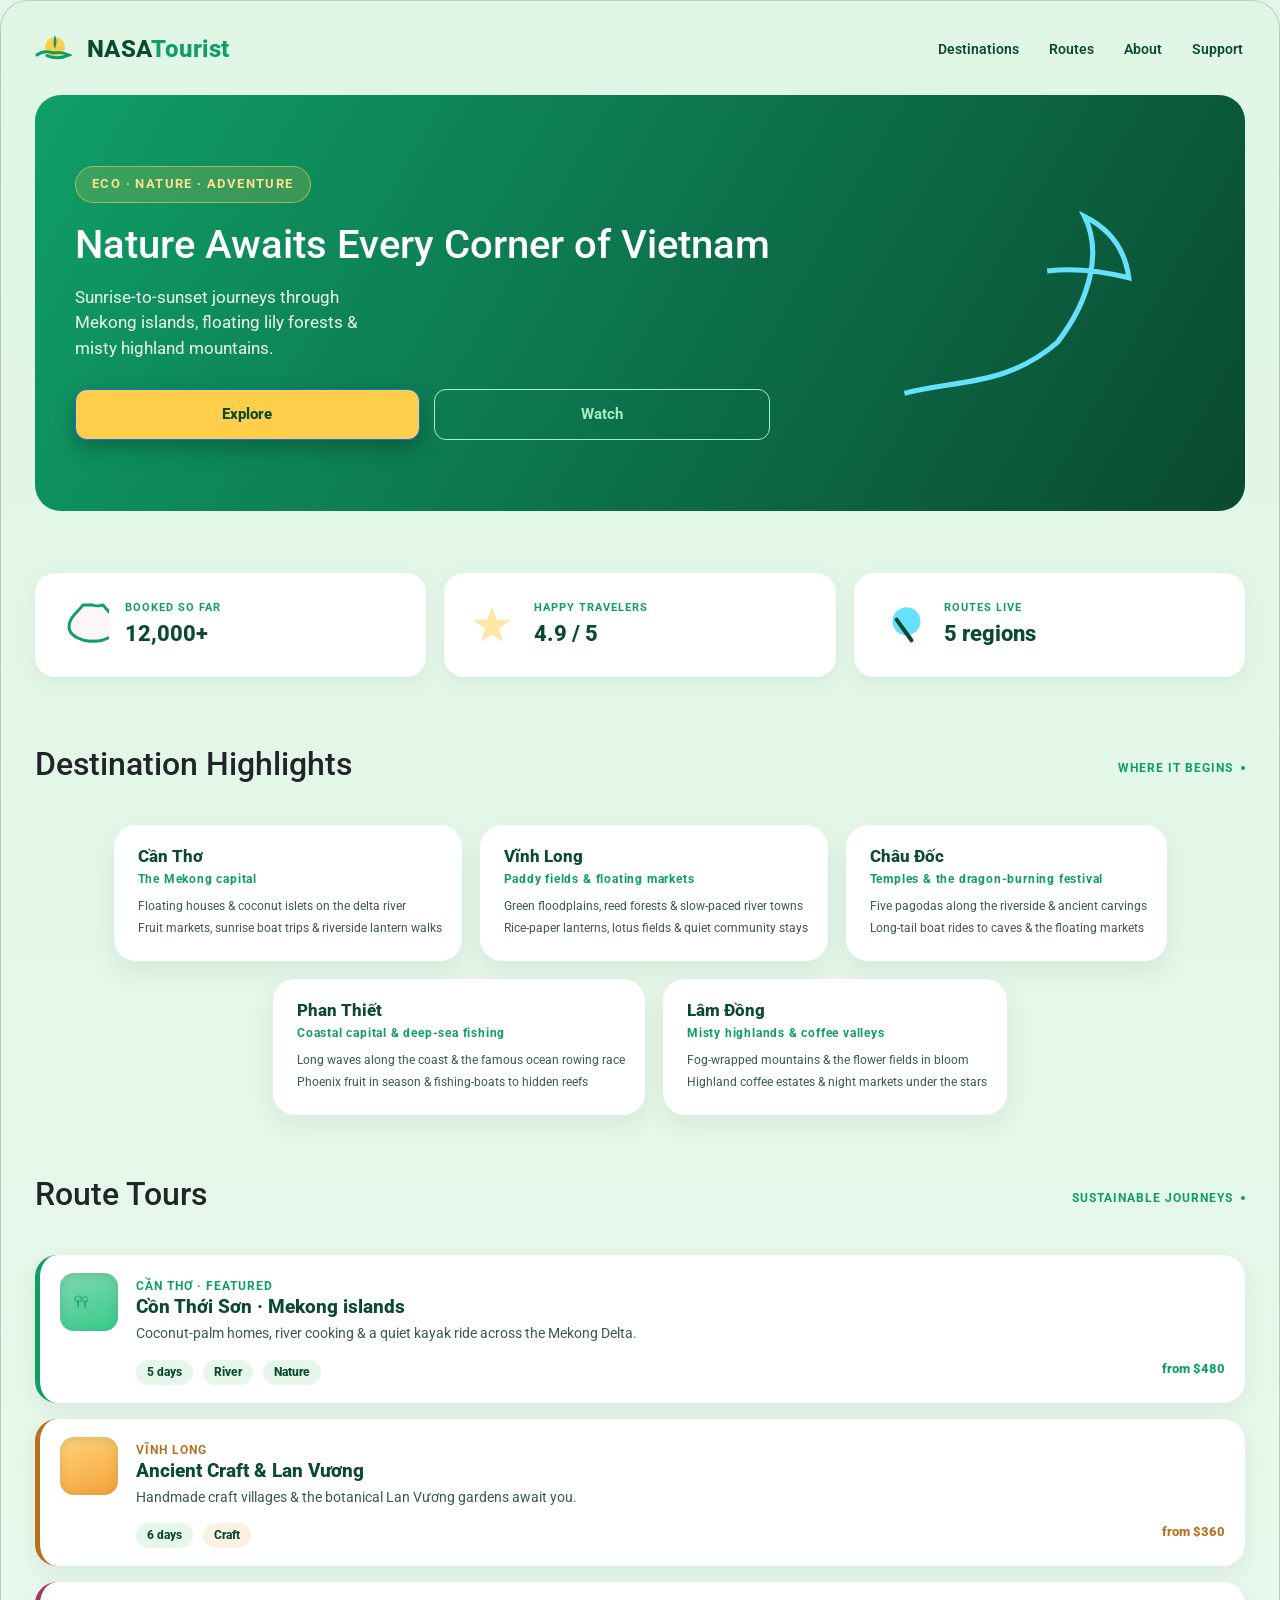
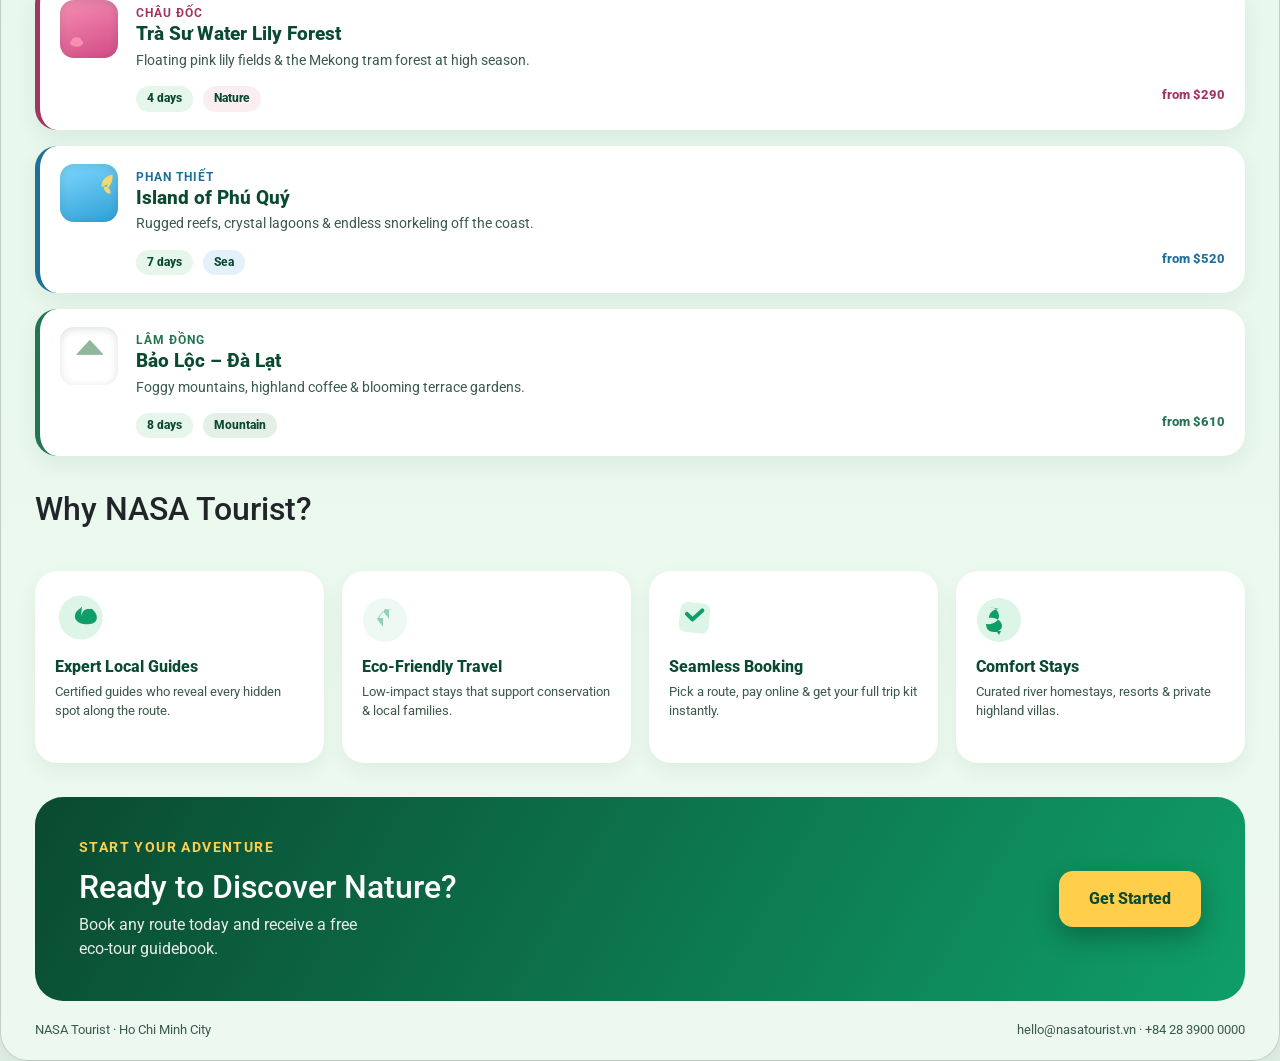
<file: index.html>
<!DOCTYPE html>
<html lang="en">
<head>
  <meta charset="UTF-8">
  <meta name="viewport" content="width=device-width, initial-scale=1">
  <title>Vietnam Nature Escapes — NASA Tourist Routes &amp; Eco Travel</title>
  <meta name="description" content="Sunrise-to-sunset journeys through Mekong islands, floating lily forests &amp; misty highland mountains. Expert local guides, eco-friendly travel, &amp; seamless booking across 5 Vietnamese regions.">
  <meta name="keywords" content="Vietnam travel, eco tourism, Mekong, nature tours, NASA Tourist, sustainable travel, lan wang">
  <meta name="author" content="NASA Tourist">
  <link rel="canonical" href="https://nasatourist.vn/">
  <meta property="og:type" content="website">
  <meta property="og:locale" content="en_US">
  <meta property="og:title" content="NASA Tourist — Vietnam Nature Escapes">
  <meta property="og:description" content="Eco-friendly journeys across Vietnam: Cồn Thới Sơn, Trà Sư lily forest, Phú Quý island &amp; Đà Lạt highlands.">
  <meta property="og:site_name" content="  NASA Tourist">
  <meta name="twitter:card" content="summary_large_image">
  <meta name="twitter:title" content="NASA Tourist — Vietnam Nature Escapes">
  <meta name="twitter:description" content="Sunrise-to-sunset journeys through Vietnam's islands, floating lily forests &amp; misty highlands.">
  <link rel="preconnect" href="https://fonts.googleapis.com">
  <link rel="preconnect" href="https://fonts.gstatic.com" crossorigin>
  <link href="https://fonts.googleapis.com/css2?family=Roboto:wght@400;600;700;800&display=swap" rel="stylesheet">
  <link rel="stylesheet" href="https://cdn.jsdelivr.net/npm/bootstrap@5.3.3/dist/css/bootstrap.min.css">

  <link rel="stylesheet" href="css/styles.css">

  <script type="application/ld+json">
  {
    "@context": "https://schema.org",
    "@type": "TravelAgency",
    "name": "NASA Tourist",
    "logo": "https://nasatourist.vn/",
    "url": "https://nasatourist.vn/",
    "email": "hello@nasatourist.vn",
    "address": { "@type": "PostalAddress", "addressLocality": "Ho Chi Minh City", "addressCountry": "VN" },
    "priceRange": "$$",
    "description": "Eco-friendly journeys across Vietnam: Mekong islands, lily forests & misty highlands."
  }
  </script>
  <script type="application/ld+json">
  {
    "@context": "https://schema.org",
    "@type": "TravelAgency",
    "name": "NASA Tourist",
    "url": "https://nasatourist.vn/",
    "offers": [
      { "@type": "Offer", "itemOffered": { "@type": "Tour", "name": "Cotton Thoi Son Mekong islands", "description": "Coconut-palm homes, river cooking & a quiet kayak ride across the Mekong Delta.", "duration": "P05D", "priceCurrency": "USD", "price": "480" } },
      { "@type": "Offer", "itemOffered": { "@type": "Tour", "name": "Ancient Craft & Lan Wung", "description": "Handmade craft villages & botanical Lan Wung gardens.", "duration": "P06D", "priceCurrency": "USD", "price": "360" } },
      { "@type": "Offer", "itemOffered": { "@type": "Tour", "name": "Tra Su Water Lily Forest", "description": "Floating pink lily fields & the Mekong tram forest at high season.", "duration": "P04D", "priceCurrency": "USD", "price": "290" } },
      { "@type": "Offer", "itemOffered": { "@type": "Tour", "name": "Island of Phu Quy", "description": "Rugged reefs, crystal lagoons & endless snorkeling off the coast.", "duration": "P07D", "priceCurrency": "USD", "price": "520" } },
      { "@type": "Offer", "itemOffered": { "@type": "Tour", "name": "Bao Loc – Da Lat", "description": "Foggy mountains, highland coffee & blooming terrace gardens.", "duration": "P08D", "priceCurrency": "USD", "price": "610" } }
    ]
  }
  </script>

</head>
<body>
  <main class="card" aria-labelledby="main-heading">

    <!-- ===== Header / Nav ===== -->
    <header class="site-header">
      <div class="brand">
        <svg aria-hidden="true" viewBox="0 0 40 40"><circle cx="20" cy="18" r="10" fill="#ffce4a"/><path d="M20 6c-2 5-2 10 0 14 2-5 2-10 0-14z" fill="#0f9e68"/><path d="M 2 26c4-3 10-4 16-2 5-1 11-.2 16 2-7 3-15 3.6-22 .6" fill="none" stroke="#0f9e68" stroke-width="3" stroke-linecap="round"/></svg>
        <div class="brand-name">  NASA<span class="accent">Tourist</span></div>
      </div>
      <nav aria-label="Primary">
        <ul class="main-nav">
          <li><a href="#destinations">Destinations</a></li>
          <li><a href="#routes">Routes</a></li>
          <li><a href="#about">About</a></li>
          <li><a href="#why">Support</a></li>
        </ul>
      </nav>
    </header>

    <!-- ===== Hero ===== -->
    <section class="hero route-teal" aria-labelledby="hero-heading">
      <div class="hero-content">
        <span class="hero-badge">  ECO · NATURE · ADVENTURE</span>
        <h1 id="hero-heading">Nature Awaits Every Corner of Vietnam</h1>
        <p class="hero-desc">Sunrise-to-sunset journeys through Mekong islands, floating lily forests &amp; misty highland mountains.<a href="#routes" rel="noopener"></a></p>
        <div class="btn-row">
          <a href="#routes" class="btn btn-primary">  Explore</a>
          <a href="#routes" class="btn btn-secondary">  Watch</a>
        </div>
      </div>
      <svg class="hero-art" width="340" height="340" viewBox="0 0 200 200" aria-hidden="true"><g fill="none" stroke="#66e0ff" stroke-width="3"><path d="M20 150c30-8 60-4 90-30 20-26 26-54 16-74 16 8 24 20 26 36-16-4-32-6-48-4"/><animateTransform attributeName="transform" type="translate" values="0 0; 6 6; 0 0" dur="5s" repeatCount="indefinite"/></g></svg>
    </section>

    <!-- ===== Stats ===== -->
    <ul class="stats" aria-label="Highlights">
      <li class="stat">
        <svg class="stat-icon" aria-hidden="true" viewBox="0 0 52 52"><path d="M26 6c-5 7-14 12-14 22 0 9 14 15 24 14 10 1 24-5 24-14 0-10-9-15-14-22-3 1-8 1-10 0z" fill="#fcf6f6e6" stroke="#0f9e68" stroke-width="3" stroke-linejoin="round"/></svg>
        <div><div class="stat-label">  Booked so far</div><div class="stat-value">12,000+</div></div>
      </li>
      <li class="stat">
        <svg class="stat-icon" aria-hidden="true" viewBox="0 0 52 52"><polygon points="26,8 31,21 45,21 33,30 37,43 26,35 15,43 19,30 7,21 21,21" fill="#ffce4a"/><animate attributeName="opacity" values="1; .4; 1" dur="3s" repeatCount="indefinite"/></svg>
        <div><div class="stat-label">  Happy travelers</div><div class="stat-value">4.9  / 5</div></div>
      </li>
      <li class="stat">
        <svg class="stat-icon" aria-hidden="true" viewBox="0 0 52 52"><circle cx="26" cy="26" r="14" fill="#66e0ff"/><path d="M16 26l6 6 12 12" fill="none" stroke="#0a4a31" stroke-width="4" stroke-linecap="round" stroke-linejoin="round"/><animateTransform attributeName="transform" type="rotate" values="-12 26 26; 12 26 26; -12 26 26" dur="3s" repeatCount="indefinite"/></svg>
        <div><div class="stat-label">  Routes live</div><div class="stat-value">5 regions</div></div>
      </li>
    </ul>

    <!-- ===== Destination Highlights ===== -->
    <section id="destinations" class="destinations-list" aria-labelledby="dest-heading">
      <div class="section-head">
        <h2 id="dest-heading">  Destination Highlights</h2>
        <span class="section-tag">  WHERE IT BEGINS<span class="dot"></span></span>
      </div>

      <ul class="destinations-grid">
        <li class="destination">
          <div class="dest-body">
            <h3 class="card-title">  Cần Thơ</h3>
            <p class="card-loc">  The Mekong capital</p>
            <ul class="card-desc">
              <li>Floating houses &amp; coconut islets on the delta river</li>
              <li>Fruit markets, sunrise boat trips &amp; riverside lantern walks</li>
            </ul>
          </div>
        </li>

        <li class="destination">
          <div class="dest-body">
            <h3 class="card-title">  Vĩnh Long</h3>
            <p class="card-loc">  Paddy fields &amp; floating markets</p>
            <ul class="card-info">
              <li>Green floodplains, reed forests &amp; slow-paced river towns</li>
              <li>Rice-paper lanterns, lotus fields &amp; quiet community stays</li>
            </ul>
          </div>
        </li>

        <li class="destination">
          <div class="dest-body">
            <h3 class="card-title">  Châu Đốc</h3>
            <p class="card-loc">  Temples &amp; the dragon-burning festival</p>
            <ul class="card-info">
              <li>Five pagodas along the riverside &amp; ancient carvings</li>
              <li>Long-tail boat rides to caves &amp; the floating markets</li>
            </ul>
          </div>
        </li>

        <li class="destination">
          <div class="dest-body">
            <h3 class="card-title">  Phan Thiết</h3>
            <p class="card-loc">  Coastal capital &amp; deep-sea fishing</p>
            <ul class="card-info">
              <li>Long waves along the coast &amp; the famous ocean rowing race</li>
              <li>Phoenix fruit in season &amp; fishing-boats to hidden reefs</li>
            </ul>
          </div>
        </li>

        <li class="destination">
          <div class="dest-body">
            <h3 class="card-title">  Lâm Đồng</h3>
            <p class="card-loc">  Misty highlands &amp; coffee valleys</p>
            <ul class="card-info">
              <li>Fog-wrapped mountains &amp; the flower fields in bloom</li>
              <li>Highland coffee estates &amp; night markets under the stars</li>
            </ul>
          </div>
        </li>
      </ul>
    </section>

    <!-- ===== Route Tours ===== -->
    <section id="routes" class="routes-list" aria-labelledby="routes-heading">
      <div class="section-head">
        <h2 id="routes-heading">  Route Tours</h2>
        <span class="section-tag">  SUSTAINABLE JOURNEYS<span class="dot"></span></span>
      </div>

      <a href="conthoison.html" class="routes-anchor">
        <article class="route route-base route-teal base">
          <div class="route-icon" aria-hidden="true">
            <svg viewBox="0 0 400 200"><g fill="#0f9e68"><rect x="120" y="78" width="10" height="55" rx="4"/><circle cx="125" cy="76" r="22" fill="none" stroke="#1a9d5a" stroke-width="6"/><rect x="168" y="82" width="9" height="50" rx="4"/><circle cx="172" cy="80" r="20" fill="none" stroke="#1a9d5a" stroke-width="5"/></g></svg>
          </div>
          <div class="route-body">
            <span class="route-badge">  CẦN THƠ · FEATURED</span>
            <h3 class="route-title">Cồn Thới Sơn · Mekong islands</h3>
            <p class="route-desc">  Coconut-palm homes, river cooking &amp; a quiet kayak ride across the Mekong Delta.</p>
            <div class="route-tags">
              <span class="route-tag">5 days</span>
              <span class="route-tag">River</span>
              <span class="route-tag type">Nature</span>
              <span class="route-price">from $480</span>
            </div>
          </div>
        </article>
      </a>

      <article class="route route-orange">
        <div class="route-icon" aria-hidden="true">
          <svg viewBox="0 0 210 200"><g fill="#f6bcfff"/><animate attributeName="opacity" values="1; .4; 1" dur="3s" repeatCount="indefinite"/></svg>
        </div>
        <div class="route-body">
          <span class="route-badge">  VĨNH LONG</span>
          <h3 class="route-title">  Ancient Craft &amp; Lan Vương</h3>
          <p class="route-desc">Handmade craft villages &amp; the botanical Lan Vương gardens await you.</p>
          <div class="route-tags">
            <span class="route-tag">  6 days</span>
            <span class="route-tag type">  Craft</span>
            <span class="route-price">from $360</span>
          </div>
        </div>
      </article>

      <article class="route route-rose">
        <div class="route-icon" aria-hidden="true">
          <svg viewBox="0 0 210 200"><g fill="#f78fb3"><ellipse cx="60" cy="148" rx="24" ry="14"/><ellipse cx="60" cy="138" rx="16" ry="10"/></g></svg>
        </div>
        <div class="route-body">
          <span class="route-badge">  CHÂU ĐỐC</span>
          <h3 class="route-title">  Trà Sư Water Lily Forest</h3>
          <p class="route-desc">Floating pink lily fields &amp; the Mekong tram forest at high season.</p>
          <div class="route-tags">
            <span class="route-tag">  4 days</span>
            <span class="route-tag type">  Nature</span>
            <span class="route-price">from $290</span>
          </div>
        </div>
      </article>

      <article class="route route-blue">
        <div class="route-icon" aria-hidden="true">
          <svg viewBox="0 0 210 200"><g fill="#f6d76b"><path d="M150 80c0-24 16-44 40-44 2 20-6 38-16 46 8 6 12 14 8 22-14 0-24-12-24-28 6 6 14 6 14-6"/></g></svg>
        </div>
        <div class="route-body">
          <span class="route-badge">  PHAN THIẾT</span>
          <h3 class="route-title">Island of Phú Quý</h3>
          <p class="route-desc">Rugged reefs, crystal lagoons &amp; endless snorkeling off the coast.</p>
          <div class="route-tags">
            <span class="route-tag">  7 days</span>
            <span class="route-tag type">  Sea</span>
            <span class="route-price">from $520</span>
          </div>
        </div>
      </article>

      <article class="route route-pine">
        <div class="route-icon" aria-hidden="true">
          <svg viewBox="0 0 210 200"><g fill="#8fb89a" stroke="#4c6a51" stroke-width="1"><polygon points="60 96 108 44 156 96"/></g></svg>
        </div>
        <div class="route-body">
          <span class="route-badge">  LÂM ĐỒNG</span>
          <h3 class="route-title">  Bảo Lộc – Đà Lạt</h3>
          <p class="route-desc">Foggy mountains, highland coffee &amp; blooming terrace gardens.</p>
          <div class="route-tags">
            <span class="route-tag"> 8 days</span>
            <span class="route-tag type">  Mountain</span>
            <span class="route-price">from $610</span>
          </div>
        </div>
      </article>
    </section>

    <!-- ===== Why NASA ===== -->
    <section id="about" class="features-list" aria-labelledby="why-heading">
      <div class="section-head">
      	<h2 id="why-heading">  Why NASA Tourist?</h2>
      </div>
      <ul class="features-grid">
        <li class="feature">
          <svg class="feature-icon" aria-hidden="true" viewBox="0 0 46 46"><circle cx="23" cy="23" r="22" fill="#dcf5e6"/><path d="M23 12c-2 3-6 5-6 10 0 5 6 8 12 7 5 0 10-2 10-7 0-5-4-7-6-9-4 1-9 0-10 9z" fill="#0f9e68"/><animateTransform attributeName="transform" type="rotate" values="0 23 23; 10 23 23; 0 23 23; -10 23 23" dur="6s" repeatCount="indefinite"/></svg>
          <h3 class="feature-title">  Expert Local Guides</h3>
          <p class="feature-desc">Certified guides who reveal every hidden spot along the route.</p>
        </li>
        <li class="feature">
          <svg class="feature-icon" aria-hidden="true" viewBox="0 0 46 46"><circle cx="23" cy="23" r="22" fill="#dcf5e6"/><path d="M23 12l-6 9h4v9l-6-8 6-8 6 8v-9h4z" fill="#0f9e68" opacity=".9"/><animate attributeName="opacity" values="1; .5; 1" dur="2.6s" repeatCount="indefinite"/></svg>
          <h3 class="feature-title">  Eco-Friendly Travel</h3>
          <p class="feature-desc">Low-impact stays that support conservation &amp; local families.</p>
        </li>
        <li class="feature">
          <svg class="feature-icon" aria-hidden="true" viewBox="0 0 46 46"><rect x="8" y="8" width="30" height="30" rx="7" fill="#dcf5e6"/><path d="M15 20l6 5 9-10" fill="none" stroke="#0f9e68" stroke-width="4" stroke-linecap="round" stroke-linejoin="round"/><animateTransform attributeName="transform" type="rotate" values="-10 23 23; 10 23 23; -10 23 23" dur="2.2s" repeatCount="indefinite"/></svg>
          <h3 class="feature-title">  Seamless Booking</h3>
          <p class="feature-desc">Pick a route, pay online &amp; get your full trip kit instantly.</p>
        </li>
        <li class="feature">
          <svg class="feature-icon" aria-hidden="true" viewBox="0 0 46 46"><circle cx="23" cy="23" r="22" fill="#dcf5e6"/><path d="M23 12c-6 0-10 4-10 9 7-1 13 3 13 8 0 3-2 4-4 5h3l-2 4-2-3h-3c-5 0-8-3-8-8 7 1 13-3 13-8 0-5-4-9-10-9z" fill="#0f9e68"/></svg>
          <h3 class="feature-title">  Comfort Stays</h3>
          <p class="feature-desc">Curated river homestays, resorts &amp; private highland villas.</p>
        </li>
      </ul>
    </section>

    <!-- ===== CTA ===== -->
    <section class="cta" aria-labelledby="cta-heading">
      <div class="cta-text">
        <span class="cta-badge">  START YOUR ADVENTURE</span>
        <h2 id="cta-heading">  Ready to Discover Nature?</h2>
        <p class="cta-desc">Book any route today and receive a free eco-tour guidebook.</p>
      </div>
      <a href="#routes" class="cta-btn">   Get Started</a>
    </section>

    <!-- ===== Footer ===== -->
    <footer class="site-footer">
      <span>  NASA Tourist · Ho Chi Minh City</span>
      <span>  hello@nasatourist.vn · <a href="https://84 900 0000">+84 28 3900 0000</a></span>
    </footer>

    <script src="https://cdn.jsdelivr.net/npm/jquery@3.7.1/dist/jquery.min.js"></script>
  <script>
    $(function () {
      $('a[href^="#"]').on('click', function (e) {
        var target = this.getAttribute('href');
        if (!target || target === '#' || target.length < 2) return;
        var $target = $(target);
        if ($target.length) {
          e.preventDefault();
          $('html,body').animate({ scrollTop: $target.offset().top - 24 }, 650, 'swing');
        }
      });
    });
  </script>

  </main>
</body>
</html>
</file>
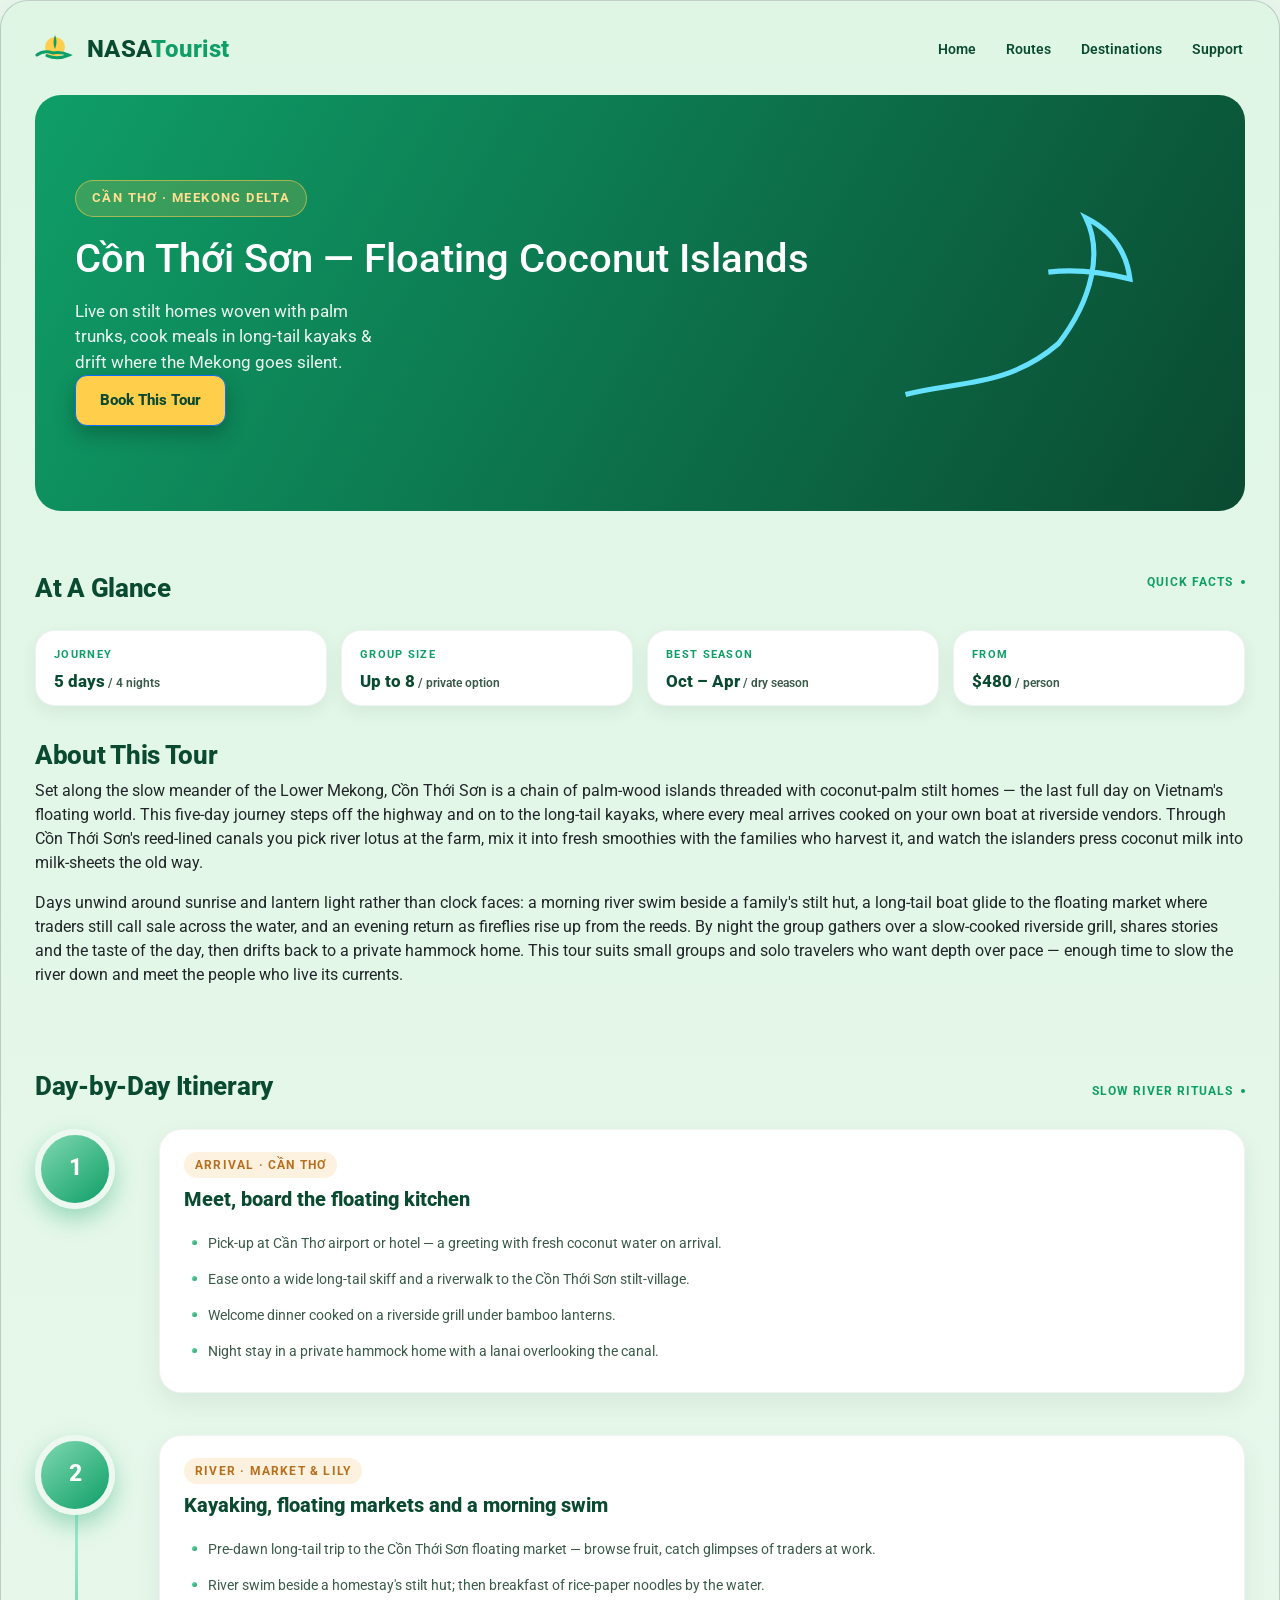
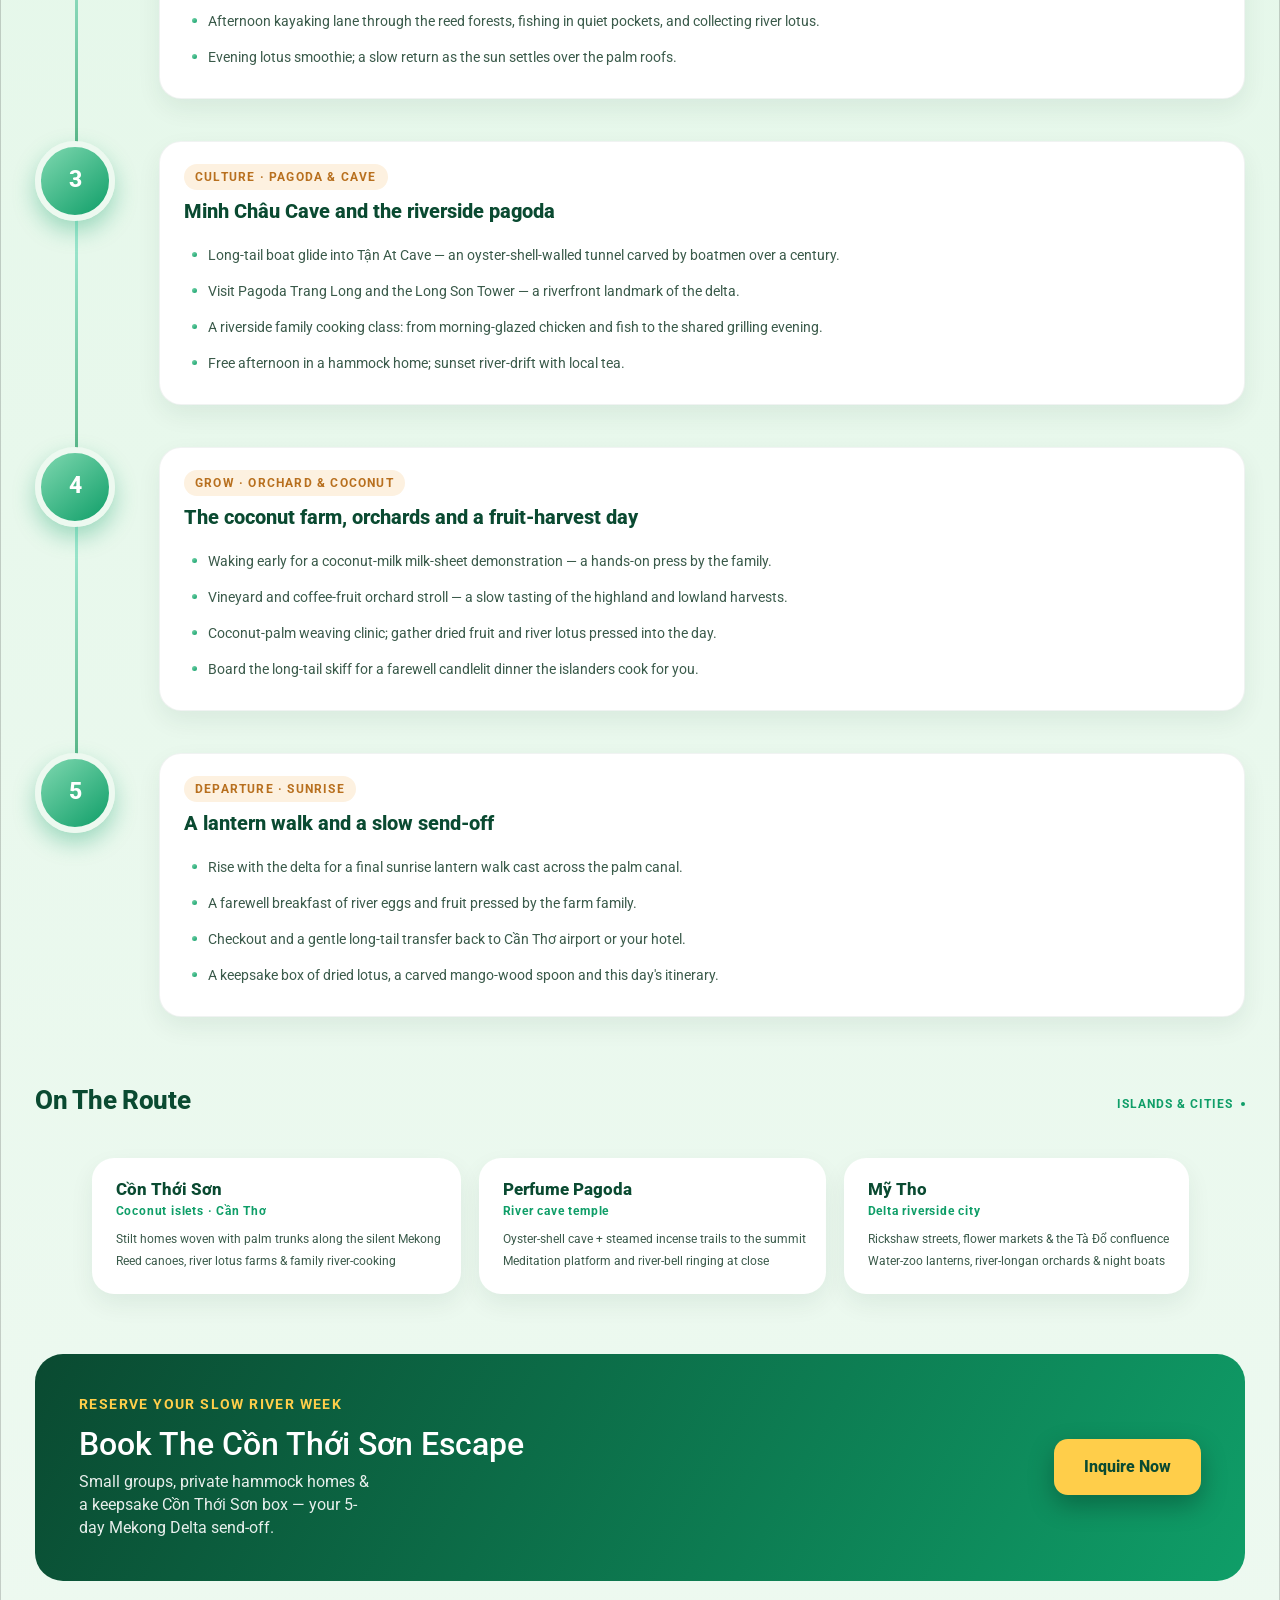
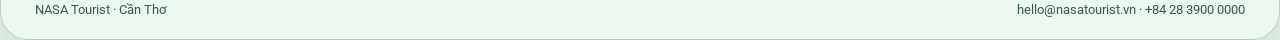
<file: conthoison.html>
<!DOCTYPE html>
<html lang="en">
<head>
  <meta charset="UTF-8">
  <meta name="viewport" content="width=device-width, initial-scale=1">
  <title>Cồn Thới Sơn Mekong Islands Tour — NASA Tourist Vietnam</title>
  <meta name="description" content="A 5-day Mekong Delta escape: floating coconut islets, river cooking, long-tail kayaking & a sunrise lantern walk on Cồn Thới Sơn, Cần Thơ.">
  <meta name="keywords" content="Cotton Thoi Son, Mekong Delta tour, Vietnam river island, Cồn Thới Sơn, NASA Tourist, Mekong islands">
  <meta name="author" content="NASA Tourist">
  <link rel="canonical" href="https://nasatourist.vn/tour/cotton-thoi-son">
  <meta property="og:type" content="website">
  <meta property="og:locale" content="en_US">
  <meta property="og:title" content="Cồn Thới Sơn Mekong Islands Tour — NASA Tourist">
  <meta property="og:description" content="5 days on the floating coconut islets of the Mekong Delta — river cooking, kayaking, cave temples & a sunrise lantern walk.">
  <meta property="og:site_name" content="NASA Tourist">
  <meta name="twitter:card" content="summary_large_image">
  <meta name="twitter:title" content="Cồn Thới Sơn Mekong Islands Tour — NASA Tourist">
  <meta name="twitter:description" content="Kayak islets, river-cooked meals & cave pagodas on Cồn Thới Sơn. A slow Mekong Delta escape.">
  <link rel="preconnect" href="https://fonts.googleapis.com">
  <link rel="preconnect" href="https://fonts.gstatic.com" crossorigin>
  <link href="https://fonts.googleapis.com/css2?family=Roboto:wght@400;600;700;800&display=swap" rel="stylesheet">
  <link rel="stylesheet" href="https://cdn.jsdelivr.net/npm/bootstrap@5.3.3/dist/css/bootstrap.min.css">
  <link rel="stylesheet" href="css/styles.css">
</head>
<body>
  <main class="card" aria-labelledby="main-heading">

    <!-- ===== Header / Nav ===== -->
    <header class="site-header">
      <div class="brand">
        <svg aria-hidden="true" viewBox="0 0 40 40"><circle cx="20" cy="18" r="10" fill="#ffce4a"/><path d="M20 6c-2 5-2 10 0 14 2-5 2-10 0-14z" fill="#0f9e68"/><path d="M 2 26c4-3 10-4 16-2 5-1 11-.2 16 2-7 3-15 3.6-22 .6" fill="none" stroke="#0f9e68" stroke-width="3" stroke-linecap="round"/></svg>
        <div class="brand-name"> NASA<span class="accent">Tourist</span></div>
      </div>
      <nav aria-label="Primary">
        <ul class="main-nav">
          <li><a href="index.html">Home</a></li>
          <li><a href="index.html#routes">Routes</a></li>
          <li><a href="index.html#destinations">Destinations</a></li>
          <li><a href="index.html#why">Support</a></li>
        </ul>
      </nav>
    </header>

    <!-- ===== Hero ===== -->
    <section class="hero route-teal" aria-labelledby="hero-heading">
      <div class="hero-content">
        <span class="hero-badge">  CẦN THƠ · MEEKONG DELTA</span>
        <h1 id="hero-heading">Cồn Thới Sơn — Floating Coconut Islands</h1>
        <p class="hero-desc">Live on stilt homes woven with palm trunks, cook meals in long-tail kayaks &amp; drift where the Mekong goes silent.<a href="#itinerary" rel="noopener"></a></p>
        <a href="#booking" class="btn btn-primary">  Book This Tour</a>
      </div>
      <svg class="hero-art" width="340" height="340" viewBox="0 0 200 200" aria-hidden="true"><g fill="none" stroke="#66e0ff" stroke-width="3"><path d="M20 150c30-8 60-4 90-30 20-26 26-54 16-74 16 8 24 20 26 36-16-4-32-6-48-4"/><animateTransform attributeName="transform" type="translate" values="0 0; 6 6; 0 0" dur="5s" repeatCount="indefinite"/></g></svg>
    </section>

    <!-- ===== Detail meta chips ===== -->
    <!-- ===== Detail meta chips ===== -->
    <div class="detail-meta">
      <div class="section-head detail-head">
        <h2 class="section-title"> At A Glance</h2>
        <span class="section-tag">QUICK FACTS<span class="dot"></span></span>
      </div>
      <ul class="meta-list">
        <li class="meta-chip">
          <div class="meta-k">  JOURNEY</div>
          <div class="meta-v">5 days<span class="unit"> / 4 nights</span></div>
        </li>
        <li class="meta-chip">
          <div class="meta-k">  GROUP SIZE</div>
          <div class="meta-v">Up to 8<span class="unit"> / private option</span></div>
        </li>
        <li class="meta-chip">
          <div class="meta-k">  BEST SEASON</div>
          <div class="meta-v">Oct – Apr<span class="unit"> / dry season</span></div>
        </li>
        <li class="meta-chip">
          <div class="meta-k">  FROM</div>
          <div class="meta-v">$480<span class="unit"> / person</span></div>
        </li>
      </ul>
    </div>

    <!-- ===== Overview / diễn giải ===== -->
    <section id="about" aria-labelledby="overview-heading">
      <h2 id="overview-heading" class="section-title">  About This Tour</h2>
      <p class="overview-text">
        Set along the slow meander of the Lower Mekong, Cồn Thới Sơn is a chain of palm-wood islands
        threaded with coconut-palm stilt homes — the last full day on Vietnam's floating world. This
        five-day journey steps off the highway and on to the long-tail kayaks, where every meal arrives
        cooked on your own boat at riverside vendors. Through Cồn Thới Sơn's reed-lined canals you pick
        river lotus at the farm, mix it into fresh smoothies with the families who harvest it, and watch
        the islanders press coconut milk into milk-sheets the old way.
      </p>
      <p class="overview-text">
        Days unwind around sunrise and lantern light rather than clock faces: a morning river swim beside
        a family's stilt hut, a long-tail boat glide to the floating market where traders still call sale
        across the water, and an evening return as fireflies rise up from the reeds. By night the group
        gathers over a slow-cooked riverside grill, shares stories and the taste of the day, then drifts
        back to a private hammock home. This tour suits small groups and solo travelers who want depth over
        pace — enough time to slow the river down and meet the people who live its currents.
      </p>
    </section>

    <!-- ===== Itinerary ===== -->
    <section id="itinerary" class="itinerary" aria-labelledby="day-heading">
      <div class="section-head">
        <h2 id="day-heading" class="section-title">  Day-by-Day Itinerary</h2>
        <span class="section-tag">SLOW RIVER RITUALS<span class="dot"></span></span>
      </div>

      <div class="day">
        <div class="day-node"> 1</div>
        <div class="day-body">
          <div class="day-label">  ARRIVAL · CẦN THƠ</div>
          <h3 class="day-title">Meet, board the floating kitchen</h3>
          <ul class="day-stops">
            <li>Pick-up at Cần Thơ airport or hotel — a greeting with fresh coconut water on arrival.</li>
            <li>Ease onto a wide long-tail skiff and a riverwalk to the Cồn Thới Sơn stilt-village.</li>
            <li>Welcome dinner cooked on a riverside grill under bamboo lanterns.</li>
            <li>Night stay in a private hammock home with a lanai overlooking the canal.</li>
          </ul>
        </div>
      </div>

      <div class="day">
        <div class="day-node"> 2</div>
        <div class="day-body">
          <div class="day-label">  RIVER · MARKET &amp; LILY</div>
          <h3 class="day-title">Kayaking, floating markets and a morning swim</h3>
          <ul class="day-stops">
            <li>Pre-dawn long-tail trip to the Cồn Thới Sơn floating market — browse fruit, catch glimpses of traders at work.</li>
            <li>River swim beside a homestay's stilt hut; then breakfast of rice-paper noodles by the water.</li>
            <li>Afternoon kayaking lane through the reed forests, fishing in quiet pockets, and collecting river lotus.</li>
            <li>Evening lotus smoothie; a slow return as the sun settles over the palm roofs.</li>
          </ul>
        </div>
      </div>

      <div class="day">
        <div class="day-node"> 3</div>
        <div class="day-body">
          <div class="day-label">  CULTURE · PAGODA &amp; CAVE</div>
          <h3 class="day-title">Minh Châu Cave and the riverside pagoda</h3>
          <ul class="day-stops">
            <li>Long-tail boat glide into Tận At Cave — an oyster-shell-walled tunnel carved by boatmen over a century.</li>
            <li>Visit Pagoda Trang Long and the Long Son Tower — a riverfront landmark of the delta.</li>
            <li>A riverside family cooking class: from morning-glazed chicken and fish to the shared grilling evening.</li>
            <li>Free afternoon in a hammock home; sunset river-drift with local tea.</li>
          </ul>
        </div>
      </div>

      <div class="day">
        <div class="day-node"> 4</div>
        <div class="day-body">
          <div class="day-label">  GROW · ORCHARD &amp; COCONUT</div>
          <h3 class="day-title">The coconut farm, orchards and a fruit-harvest day</h3>
          <ul class="day-stops">
            <li>Waking early for a coconut-milk milk-sheet demonstration — a hands-on press by the family.</li>
            <li>Vineyard and coffee-fruit orchard stroll — a slow tasting of the highland and lowland harvests.</li>
            <li>Coconut-palm weaving clinic; gather dried fruit and river lotus pressed into the day.</li>
            <li>Board the long-tail skiff for a farewell candlelit dinner the islanders cook for you.</li>
          </ul>
        </div>
      </div>

      <div class="day">
        <div class="day-node"> 5</div>
        <div class="day-body">
          <div class="day-label">  DEPARTURE · SUNRISE</div>
          <h3 class="day-title">A lantern walk and a slow send-off</h3>
          <ul class="day-stops">
            <li>Rise with the delta for a final sunrise lantern walk cast across the palm canal.</li>
            <li>A farewell breakfast of river eggs and fruit pressed by the farm family.</li>
            <li>Checkout and a gentle long-tail transfer back to Cần Thơ airport or your hotel.</li>
            <li>A keepsake box of dried lotus, a carved mango-wood spoon and this day's itinerary.</li>
          </ul>
        </div>
      </div>
    </section>

    <!-- ===== Destination highlights ===== -->
    <section id="destinations" class="destinations-list" aria-labelledby="spot-heading">
      <div class="section-head">
        <h2 id="spot-heading" class="section-title">  On The Route</h2>
        <span class="section-tag">ISLANDS &amp; CITIES<span class="dot"></span></span>
      </div>

      <ul class="destinations-grid">
        <li class="destination">
          <div class="dest-body">
            <h3 class="card-title">  Cồn Thới Sơn</h3>
            <p class="card-loc">  Coconut islets · Cần Thơ</p>
            <ul class="card-desc">
              <li>Stilt homes woven with palm trunks along the silent Mekong</li>
              <li>Reed canoes, river lotus farms &amp; family river-cooking</li>
            </ul>
          </div>
        </li>
        <li class="destination">
          <div class="dest-body">
            <h3 class="card-title">  Perfume Pagoda</h3>
            <p class="card-loc">  River cave temple</p>
            <ul class="card-info">
              <li>Oyster-shell cave + steamed incense trails to the summit</li>
              <li>Meditation platform and river-bell ringing at close</li>
            </ul>
          </div>
        </li>
        <li class="destination">
          <div class="dest-body">
            <h3 class="card-title">  Mỹ Tho</h3>
            <p class="card-loc">  Delta riverside city</p>
            <ul class="card-info">
              <li>Rickshaw streets, flower markets &amp; the Tà Đổ confluence</li>
              <li>Water-zoo lanterns, river-longan orchards &amp; night boats</li>
            </ul>
          </div>
        </li>
      </ul>
    </section>

    <!-- ===== Booking CTA ===== -->
    <section id="booking" class="cta" aria-labelledby="book-heading">
      <div class="cta-text">
        <span class="cta-badge">  RESERVE YOUR SLOW RIVER WEEK</span>
        <h2 id="book-heading">  Book The Cồn Thới Sơn Escape</h2>
        <p class="cta-desc">Small groups, private hammock homes &amp; a keepsake Cồn Thới Sơn box — your 5-day Mekong Delta send-off.</p>
      </div>
      <a href="mailto:hello@nasatourist.vn?subject=Book%20C%C6%B0ng%20Th%E1%BB%93%20S%E1%BB%91n%20Tour" class="cta-btn">  Inquire Now</a>
    </section>

    <!-- ===== Footer ===== -->
    <footer class="site-footer">
      <span>  NASA Tourist · Cần Thơ</span>
      <span>  hello@nasatourist.vn · <a href="tel:+842839000000">+84 28 3900 0000</a></span>
    </footer>

    <script src="https://cdn.jsdelivr.net/npm/jquery@3.7.1/dist/jquery.min.js"></script>
  <script>
    $(function () {
      $('a[href^="#"]').on('click', function (e) {
        var target = this.getAttribute('href');
        if (!target || target === '#' || target.length < 2) return;
        var $target = $(target);
        if ($target.length) {
          e.preventDefault();
          $('html,body').animate({ scrollTop: $target.offset().top - 24 }, 650, 'swing');
        }
      });
    });
  </script>

  </main>
</body>
</html>
</file>
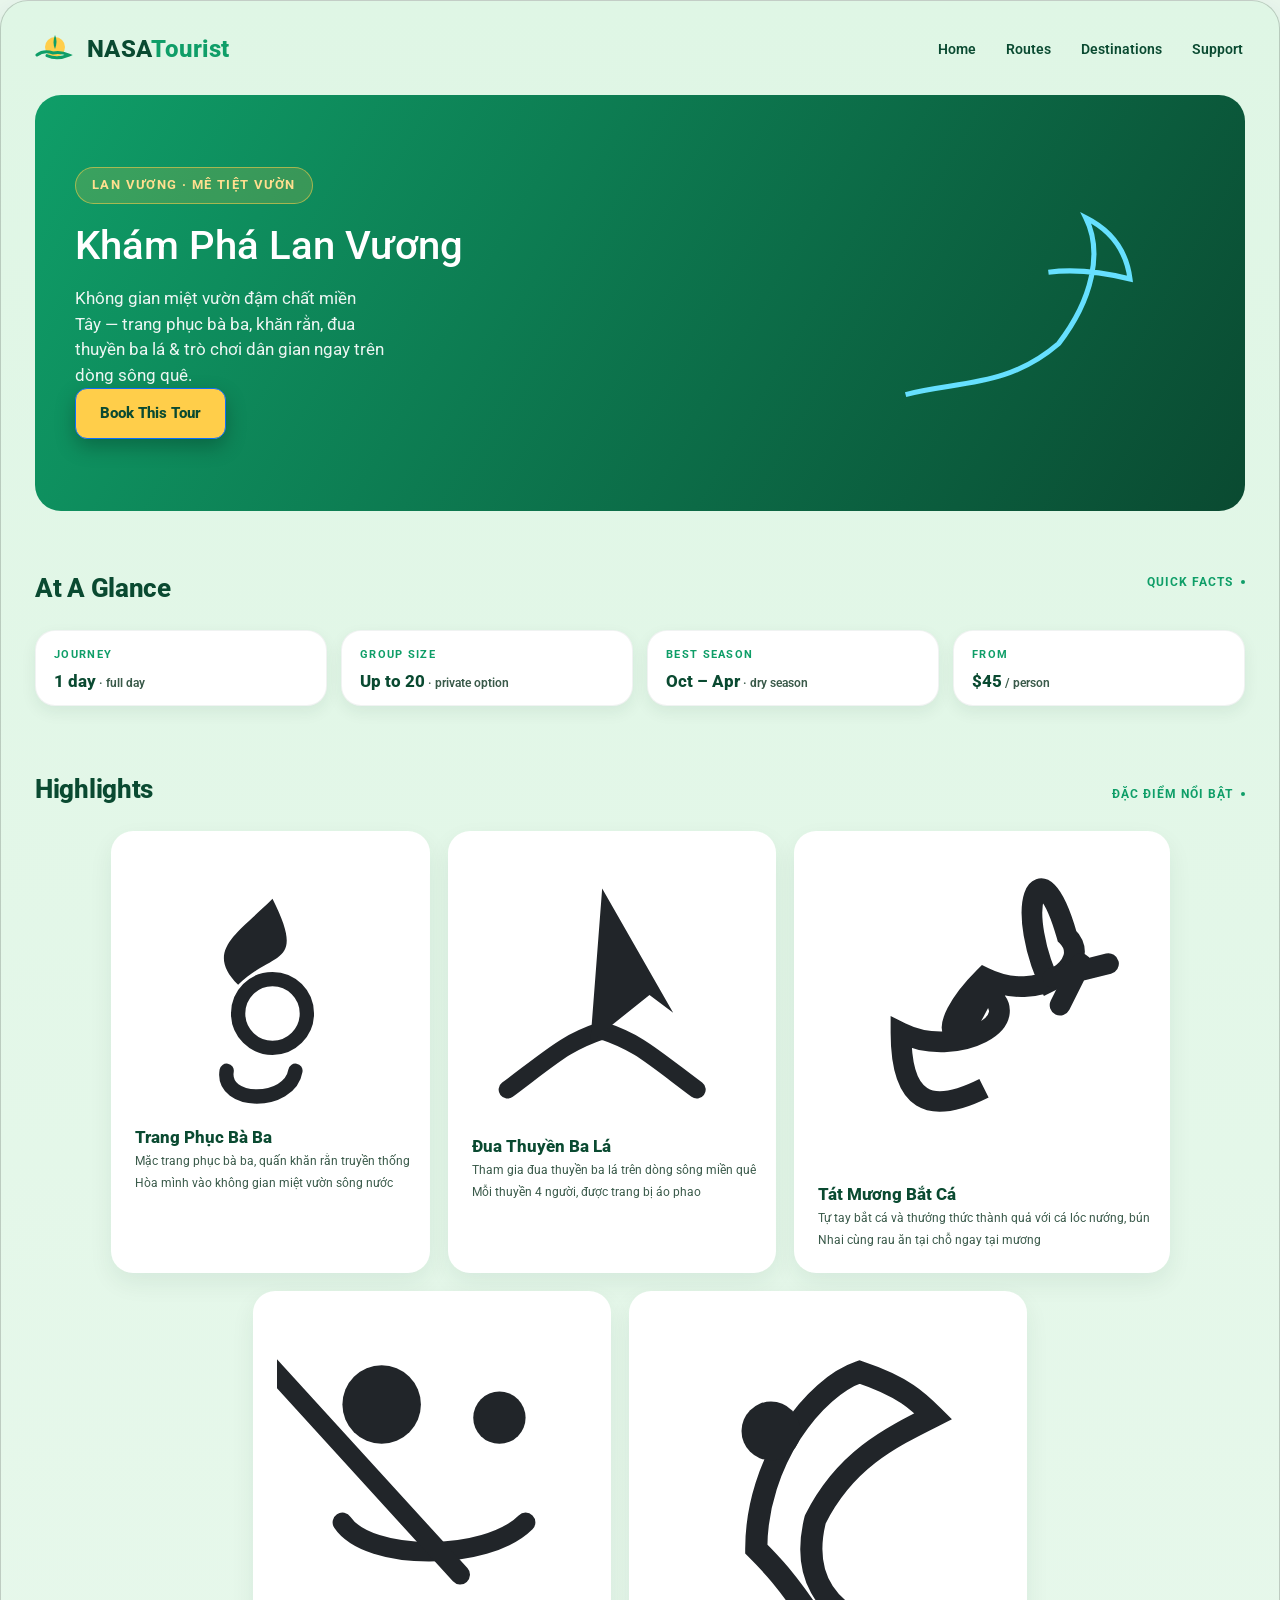
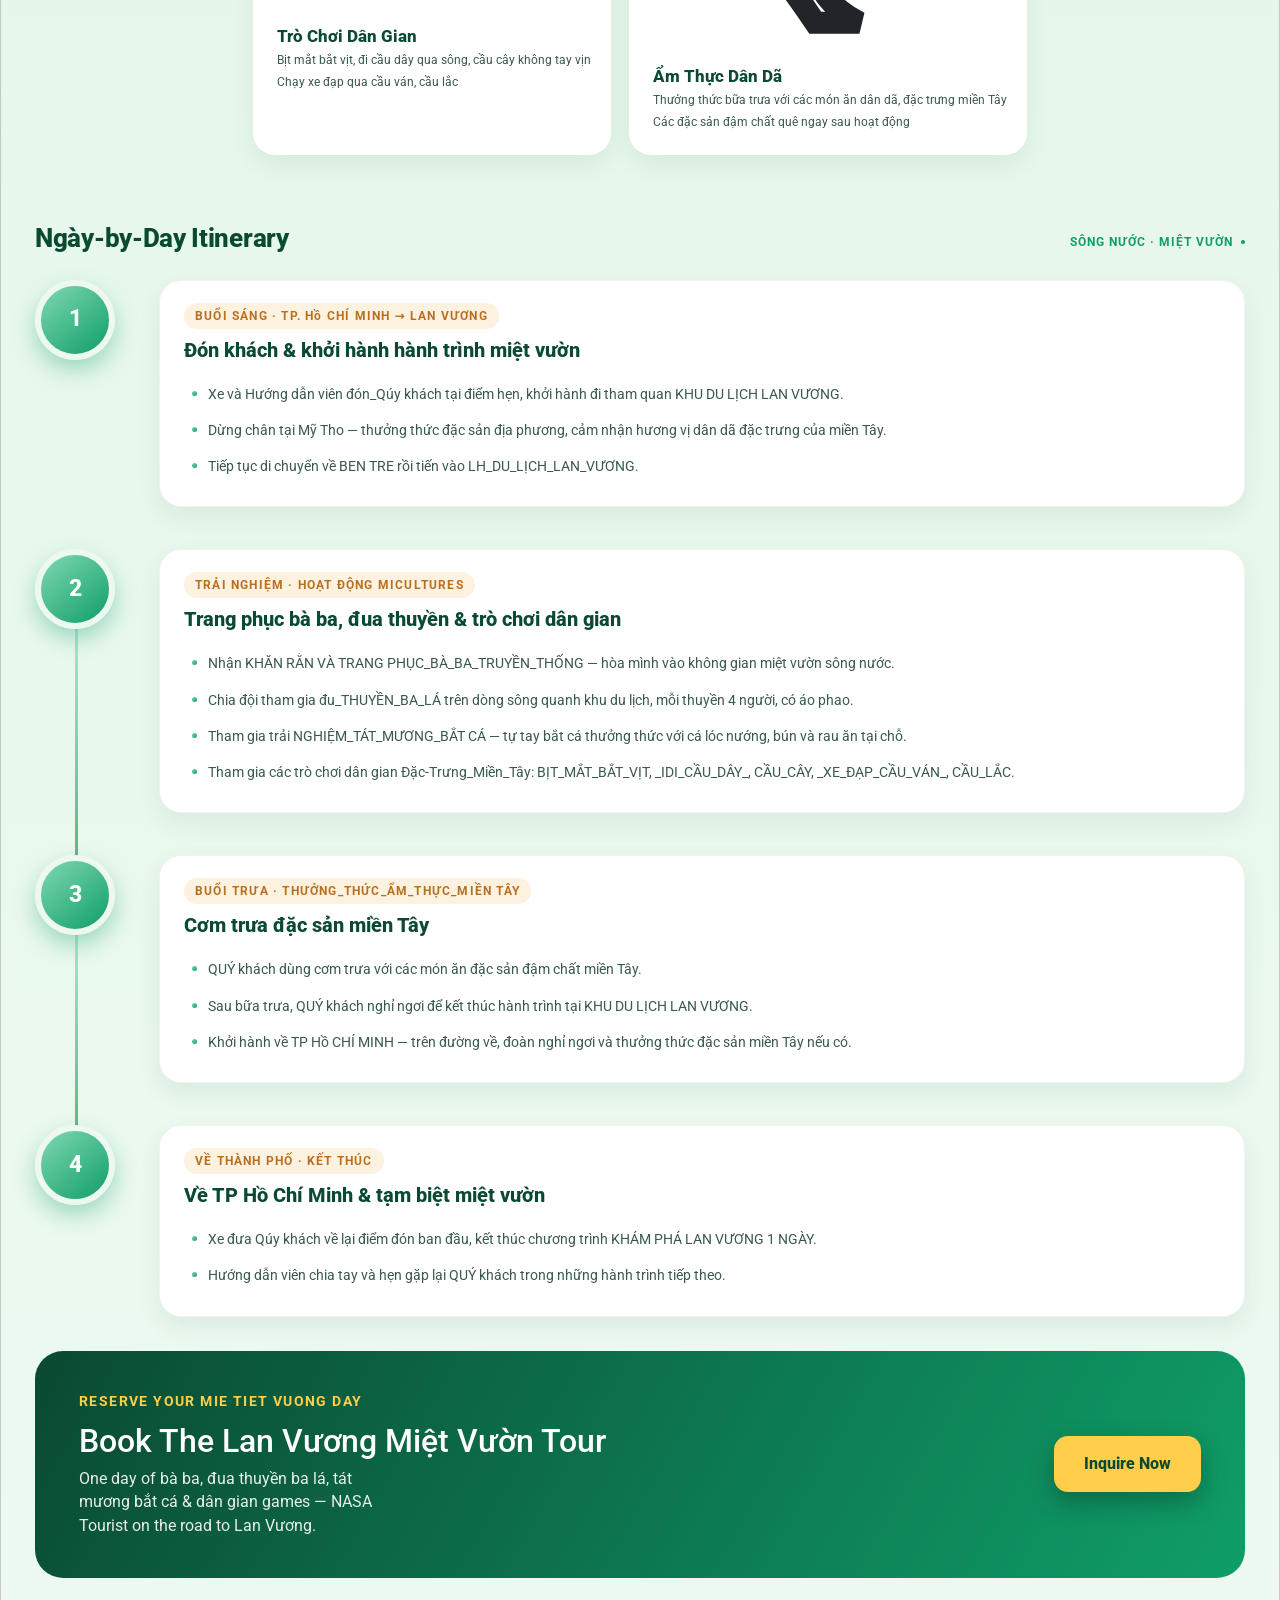
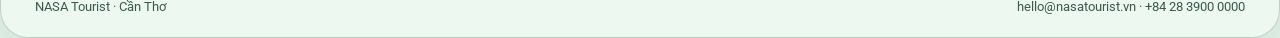
<file: lanvuong.html>
<!DOCTYPE html>
<html lang="vi">
<head>
  <meta charset="UTF-8">
  <meta name="viewport" content="width=device-width, initial-scale=1">
  <title>Khám Phá Khu Du Lịch Lan Vương — NASA Tourist Vietnam</title>
  <meta name="description" content="Một ngày miền Tây đậm chất miệt vườn tại Lan Vương: trang phục bà ba, khăn rằn, đua thuyền ba lá, tát mương bắt cá, trò chơi dân gian & ẩm thực bản sắc.">
  <meta name="keywords" content="Lan Vương tour, Khu du lịch Lan Vương, miệt vườn miền Tây, đua thuyền ba lá, tát mương bắt cá, khăn rằn bà ba, trò chơi dân gian">
  <meta name="author" content="NASA Tourist">
  <link rel="canonical" href="https://nasatourist.vn/tour/lan-vuong">
  <meta property="og:type" content="website">
  <meta property="og:locale" content="vi_VN">
  <meta property="og:title" content="Khám Phá Khu Du Lịch Lan Vương — NASA Tourist">
  <meta property="og:description" content="Một ngày miền Tây đậm chất miệt vườn — bà ba khăn rằn, đua thuyền ba lá, tát mương bắt cá, trò chơi dân gian & ẩm thực bản sắc.">
  <meta property="og:site_name" content="NASA Tourist">
  <meta name="twitter:card" content="summary_large_image">
  <meta name="twitter:title" content="Khám Phá Khu Du Lịch LAN Vương — NASA Tourist">
  <meta name="twitter:description" content="Trang phục bà ba, đua thuyền ba lá, tát mương bắt cá & trò chơi dân gian tại Lan Vương — một ngày miệt vườn đậm chất miền Tây.">
  <link rel="preconnect" href="https://fonts.googleapis.com">
  <link rel="preconnect" href="https://fonts.gstatic.com" crossorigin>
  <link href="https://fonts.googleapis.com/css2?family=Roboto:wght@400;600;700;800&display=swap" rel="stylesheet">
  <link rel="stylesheet" href="https://cdn.jsdelivr.net/npm/bootstrap@5.3.3/dist/css/bootstrap.min.css">
  <link rel="stylesheet" href="css/styles.css">
</head>
<body>
  <main class="card" aria-labelledby="main-heading">

    <!-- ===== Header / Nav ===== -->
    <header class="site-header">
      <div class="brand">
        <svg aria-hidden="true" viewBox="0 0 40 40"><circle cx="20" cy="18" r="10" fill="#ffce4a"/><path d="M20 6c-2 5-2 10 0 14 2-5 2-10 0-14z" fill="#0f9e68"/><path d="M 2 26c4-3 10-4 16-2 5-1 11-.2 16 2-7 3-15 3.6-22 .6" fill="none" stroke="#0f9e68" stroke-width="3" stroke-linecap="round"/></svg>
        <div class="brand-name"> NASA<span class="accent">Tourist</span></div>
      </div>
      <nav aria-label="Primary">
        <ul class="main-nav">
          <li><a href="index.html">Home</a></li>
          <li><a href="index.html#routes">Routes</a...</li>
          <li><a href="index.html#destinations">Destinations</a></li>
          <li><a href="index.html#why">Support</a></li>
        </ul>
      </nav>
    </header>

    <!-- ===== Hero ===== -->
    <section class="hero route-teal" aria-labelledby="hero-heading">
      <div class="hero-content">
        <span class="hero-badge">  LAN VƯƠNG · MÊ TIỆT VƯỜN</span>
        <h1 id="hero-heading">Khám Phá Lan Vương</h1>
        <p class="hero-desc">Không gian miệt vườn đậm chất miền Tây — trang phục bà ba, khăn rằn, đua thuyền ba lá &amp; trò chơi dân gian ngay trên dòng sông quê.<a href="#itinerary" rel="noopener"></a></p>
        <a href="#booking" class="btn btn-primary">  Book This Tour</a>
      </div>
      <svg class="hero-art" width="340" height="340" viewBox="0 0 200 200" aria-hidden="true"><g fill="none" stroke="#66e0ff" stroke-width="3"><path d="M20 150c30-8 60-4 90-30 20-26 26-54 16-74 16 8 24 20 26 36-16-4-32-6-48-4"/><animateTransform attributeName="transform" type="translate" values="0 0; 6 6; 0 0" dur="5s" repeatCount="indefinite"/></g></svg>
    </section>

    <!-- ===== Detail meta chips ===== -->
    <div class="detail-meta">
      <div class="section-head detail-head">
        <h2 class="section-title"> At A Glance</h2>
        <span class="section-tag">QUICK FACTS<span class="dot"></span></span>
      </div>
      <ul class="meta-list">
        <li class="meta-chip">
          <div class="meta-k">  JOURNEY</div>
          <div class="meta-v">1 day<span class="unit"> · full day</span></div>
        </li>
        <li class="meta-chip">
          <div class="meta-k">  GROUP SIZE</div>
          <div class="meta-v">Up to 20<span class="unit"> · private option</span></div>
        </li>
        <li class="meta-chip">
          <div class="meta-k">  BEST SEASON</div>
          <div class="meta-v">Oct – Apr<span class="unit"> · dry season</span></div>
        </li>
        <li class="meta-chip">
          <div class="meta-k">  FROM</div>
          <div class="meta-v">$45<span class="unit"> / person</span></div>
        </li>
      </ul>
    </div>

    <!-- ===== Highlights ===== -->
    <section id="highlights" aria-labelledby="highlights-heading">
      <div class="section-head">
        <h2 id="highlights-heading" class="section-title">  Highlights</h2>
        <span class="section-tag">ĐẶC ĐIỂM NỔI BẬT<span class="dot"></span></span>
      </div>

      <ul class="destinations-grid">
        <li class="destination">
          <div class="dest-body">
            <div class="dest-icon" aria-hidden="true">
              <svg viewBox="0 0 48 48"><path d="M24 8c-6 6-12 9-6 15 6-6 12-3 6-15z" fill="currentColor"/><circle cx="24" cy="28" r="6" fill="none" stroke="currentColor" stroke-width="2.5"/><path d="M16 38c-1 6 11 6 12 0" fill="none" stroke="currentColor" stroke-width="2.5" stroke-linecap="round"/></svg>
            </div>
            <h3 class="card-title">  Trang Phục Bà Ba</h3>
            <ul class="card-desc">
              <li>Mặc trang phục bà ba, quấn khăn rằn truyền thống</li>
              <li>Hòa mình vào không gian miệt vườn sông nước</li>
            </ul>
          </div>
        </li>
        <li class="destination">
          <div class="dest-body">
            <div class="dest-icon" aria-hidden="true">
              <svg viewBox="0 0 48 48"><path d="M6 40c8-6 10-8 16-10 6 2 8 4 16 10" fill="none" stroke="currentColor" stroke-width="3" stroke-linecap="round"/><path d="M22 6l-2 26 10-8 4 3z" fill="currentColor"/></svg>
            </div>
            <h3 class="card-title">  Đua Thuyền Ba Lá</h3>
            <ul class="card-desc">
              <li>Tham gia đua thuyền ba lá trên dòng sông miền quê</li>
              <li>Mỗi thuyền 4 người, được trang bị áo phao</li>
            </ul>
          </div>
        </li>
        <li class="destination">
          <div class="dest-body">
            <div class="dest-icon" aria-hidden="true">
              <svg viewBox="0 0 48 48"><path d="M24 34c-8 4-12 2-12-8 8 4 19-2 12-6-4 10-8 6 0-2 8 4 16-2 12-6-4-14-8-4-2 8 4 16-2 16z" fill="none" stroke="currentColor" stroke-width="3"/><path d="M34 18l8-2M38 16l-3 6" stroke="currentColor" stroke-width="3" stroke-linecap="round"/></svg>
            </div>
            <h3 class="card-title">  Tát Mương Bắt Cá</h3>
            <ul class="card-desc">
              <li>Tự tay bắt cá và thưởng thức thành quả với cá lóc nướng, bún</li>
              <li>Nhai cùng rau ăn tại chỗ ngay tại mương</li>
            </ul>
          </div>
        </li>
        <li class="destination">
          <div class="dest-body">
            <div class="dest-icon" aria-hidden="true">
              <svg viewBox="0 0 48 48"><circle cx="16" cy="14" r="6" fill="currentColor"/><circle cx="34" cy="16" r="4" fill="currentColor"/><path d="M10 32c4 6 22 6 28 0" fill="none" stroke="currentColor" stroke-width="3" stroke-linecap="round"/><path d="M28 40-3 6m5-8-4 0" fill="none" stroke="currentColor" stroke-width="3" stroke-linecap="round"/></svg>
            </div>
            <h3 class="card-title">  Trò Chơi Dân Gian</h3>
            <ul class="card-desc">
              <li>Bịt mắt bắt vịt, đi cầu dây qua sông, cầu cây không tay vịn</li>
              <li>Chạy xe đạp qua cầu ván, cầu lắc</li>
            </ul>
          </div>
        </li>
        <li class="destination">
          <div class="dest-body">
            <div class="dest-icon" aria-hidden="true">
              <svg viewBox="0 0 48 48"><path d="M22 42c-4-6-6-8-8-10 0-12 8-22 14-24 6 2 8 4 10 6-6 3-12 6-16 14-2 8 2 12 6 14z" fill="none" stroke="currentColor" stroke-width="3"/><circle cx="16" cy="16" r="4" fill="currentColor"/></svg>
            </div>
            <h3 class="card-title">  Ẩm Thực Dân Dã</h3>
            <ul class="card-desc">
              <li>Thưởng thức bữa trưa với các món ăn dân dã, đặc trưng miền Tây</li>
              <li>Các đặc sản đậm chất quê ngay sau hoạt động</li>
            </ul>
          </div>
        </li>
      </ul>
    </section>

    <!-- ===== Itinerary ===== -->
    <section id="itinerary" class="itinerary" aria-labelledby="day-heading">
      <div class="section-head">
        <h2 id="day-heading" class="section-title">  Ngày-by-Day Itinerary</h2>
        <span class="section-tag">SÔNG NƯỚC · MIỆT VƯỜN<span class="dot"></span></span>
      </div>

      <div class="day">
        <div class="day-node"> 1</div>
        <div class="day-body">
          <div class="day-label">  BUỔI SÁNG · TP. Hồ CHÍ MINH → LAN VƯƠNG</div>
          <h3 class="day-title">Đón khách &amp; khởi hành hành trình miệt vườn</h3>
          <ul class="day-stops">
            <li>Xe và Hướng dẫn viên đón_Qúy khách tại điểm hẹn, khởi hành đi tham quan KHU DU LỊCH LAN VƯƠNG.</li>
            <li>Dừng chân tại Mỹ Tho — thưởng thức đặc sản địa phương, cảm nhận hương vị dân dã đặc trưng của miền Tây.</li>
            <li>Tiếp tục di chuyển về BEN TRE rồi tiến vào LH_DU_LỊCH_LAN_VƯƠNG.</li>
          </ul>
        </div>
      </div>

      <div class="day">
        <div class="day-node"> 2</div>
        <div class="day-body">
          <div class="day-label">  TRẢI NGHIỆM · HOẠT ĐỘNG MICULTURES</div>
          <h3 class="day-title">Trang phục bà ba, đua thuyền &amp; trò chơi dân gian</h3>
          <ul class="day-stops">
            <li>Nhận KHĂN RẰN VÀ TRANG PHỤC_BÀ_BA_TRUYỀN_THỐNG — hòa mình vào không gian miệt vườn sông nước.</li>
            <li>Chia đội tham gia đu_THUYỀN_BA_LÁ trên dòng sông quanh khu du lịch, mỗi thuyền 4 người, có áo phao.</li>
            <li>Tham gia trải NGHIỆM_TÁT_MƯƠNG_BẮT CÁ — tự tay bắt cá thưởng thức với cá lóc nướng, bún và rau ăn tại chỗ.</li>
            <li>Tham gia các trò chơi dân gian Đặc-Trưng_Miền_Tây: BỊT_MẮT_BẮT_VỊT, _IDI_CẦU_DÂY_, CẦU_CÂY, _XE_ĐẠP_CẦU_VÁN_, CẦU_LẮC.</li>
          </ul>
        </div>
      </div>

      <div class="day">
        <div class="day-node"> 3</div>
        <div class="day-body">
          <div class="day-label">  BUỔI TRƯA · THƯỞNG_THỨC_ẨM_THỰC_MIỀN TÂY</div>
          <h3 class="day-title">Cơm trưa đặc sản miền Tây</h3>
          <ul class="day-stops">
            <li>QUÝ khách dùng cơm trưa với các món ăn đặc sản đậm chất miền Tây.</li>
            <li>Sau bữa trưa, QUÝ khách nghỉ ngơi để kết thúc hành trình tại KHU DU LỊCH LAN VƯƠNG.</li>
            <li>Khởi hành về TP Hồ CHÍ MINH — trên đường về, đoàn nghỉ ngơi và thưởng thức đặc sản miền Tây nếu có.</li>
          </ul>
        </div>
      </div>

      <div class="day">
        <div class=" day-node"> 4</div>
        <div class="day-body">
          <div class="day-label">  VỀ THÀNH PHỐ · KẾT THÚC</div>
          <h3 class="day-title">Về TP Hồ Chí Minh &amp; tạm biệt miệt vườn</h3>
          <ul class="day-stops">
            <li>Xe đưa Qúy khách về lại điểm đón ban đầu, kết thúc chương trình KHÁM PHÁ LAN VƯƠNG 1 NGÀY.</li>
            <li>Hướng dẫn viên chia tay và hẹn gặp lại QUÝ khách trong những hành trình tiếp theo.</li>
          </ul>
        </div>
      </div>
    </section>

    <!-- ===== Booking ===== -->
    <section id="booking" class="cta" aria-labelledby="book-heading">
      <div class="cta-text">
        <span class="cta-badge">  RESERVE YOUR MIE TIET VUONG DAY</span>
        <h2 id="book-heading">  Book The Lan Vương Miệt Vườn Tour</h2>
        <p class="cta-desc">One day of bà ba, đua thuyền ba lá, tát mương bắt cá &amp; dân gian games — NASA Tourist on the road to Lan Vương.</p>
      </div>
      <a href="mailto:hello@nasatourist.vn?subject=Book%20L%C6%B0%C6%A1ng%20V%C6%B0%C6%A1ng%20Tour" class="cta-btn">  Inquire Now</a>
    </section>

    <!-- ===== Footer ===== -->
    <footer class="site-footer">
      <span>  NASA Tourist · Cần Thơ</span>
      <span>  hello@nasatourist.vn · <a href="tel:+842839000000">+84 28 3900 0000</a></span>
    </footer>

    <script src="https://cdn.jsdelivr.net/npm/jquery@3.7.1/dist/jquery.min.js"></script>
  <script>
    $(function () {
      $('a[href^="#"]').on('click', function (e) {
        var target = this.getAttribute('href');
        if (!target || target === '#' || target.length < 2) return;
        var $target = $(target);
        if ($target.length) {
          e.preventDefault();
          $('html,body').animate({ scrollTop: $target.offset().top - 24 }, 650, 'swing');
        }
      });
    });
  </script>

  </main>
</body>
</html>
</file>
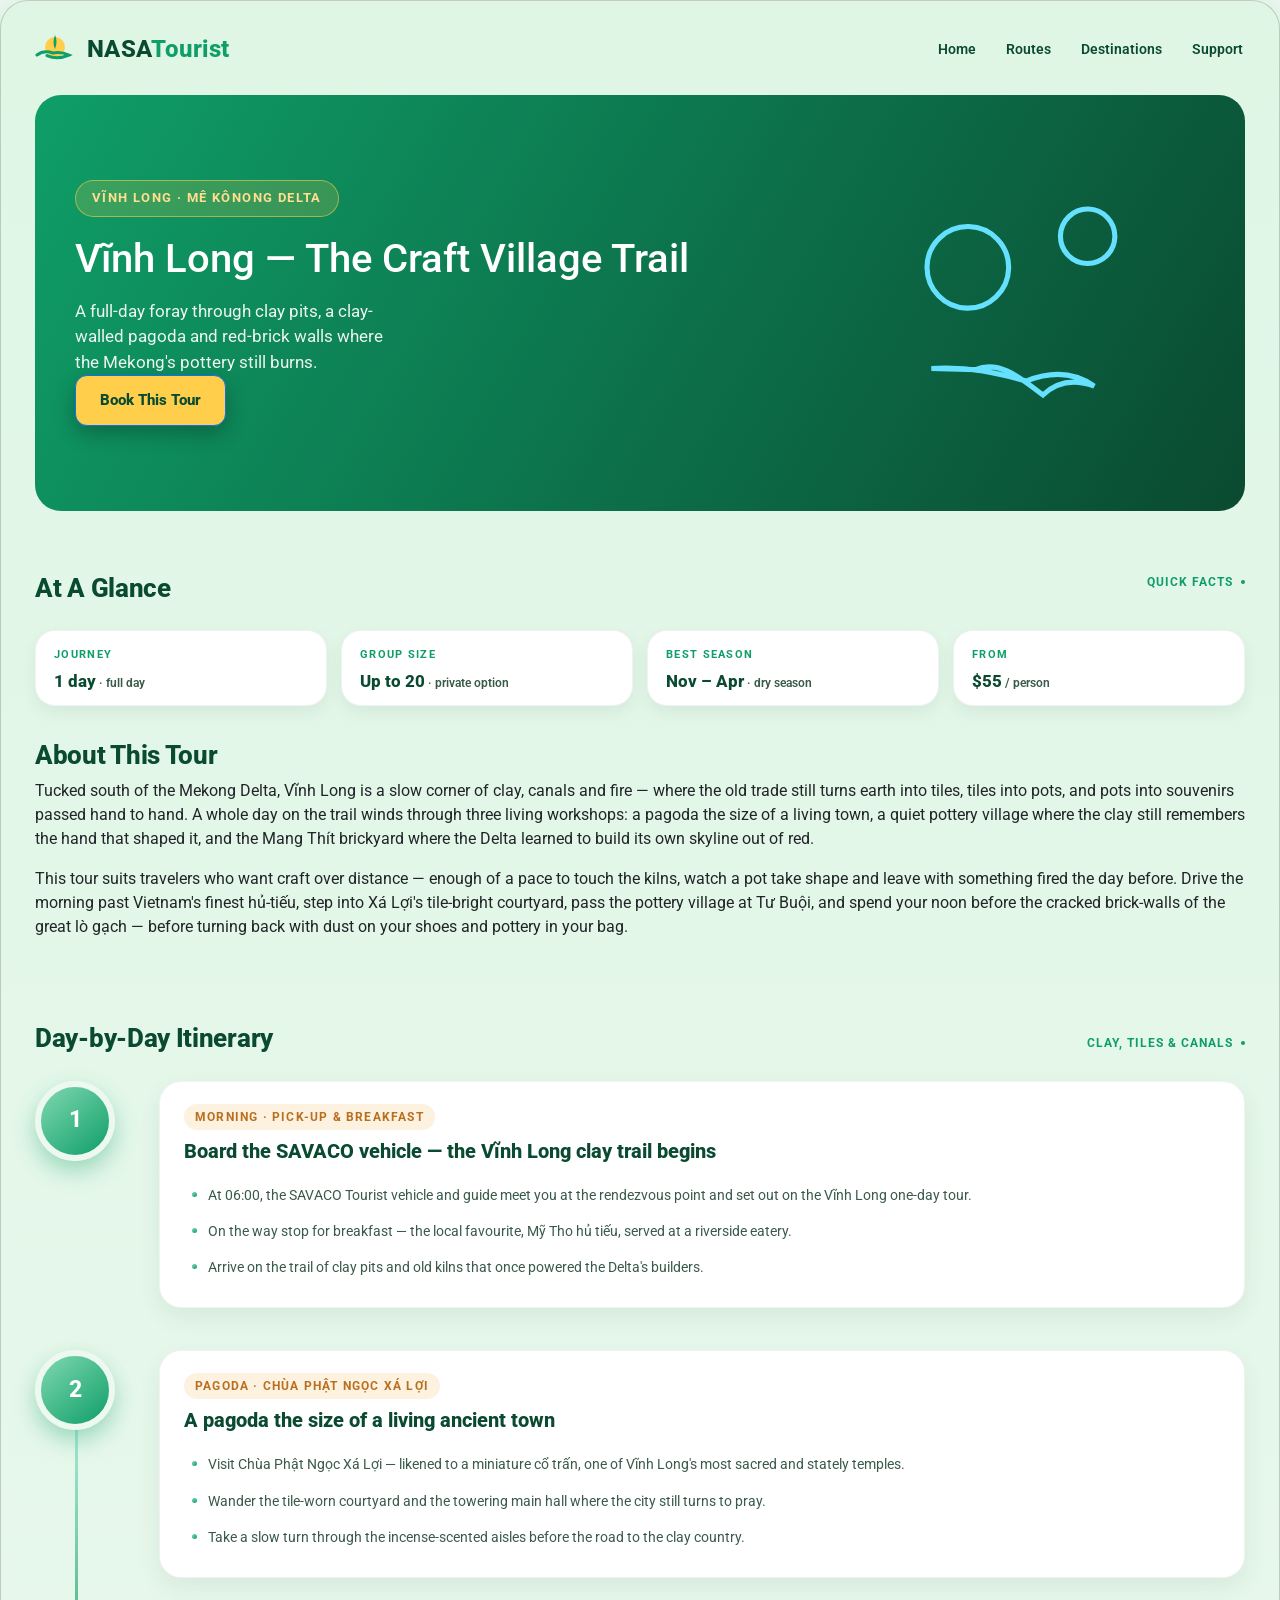
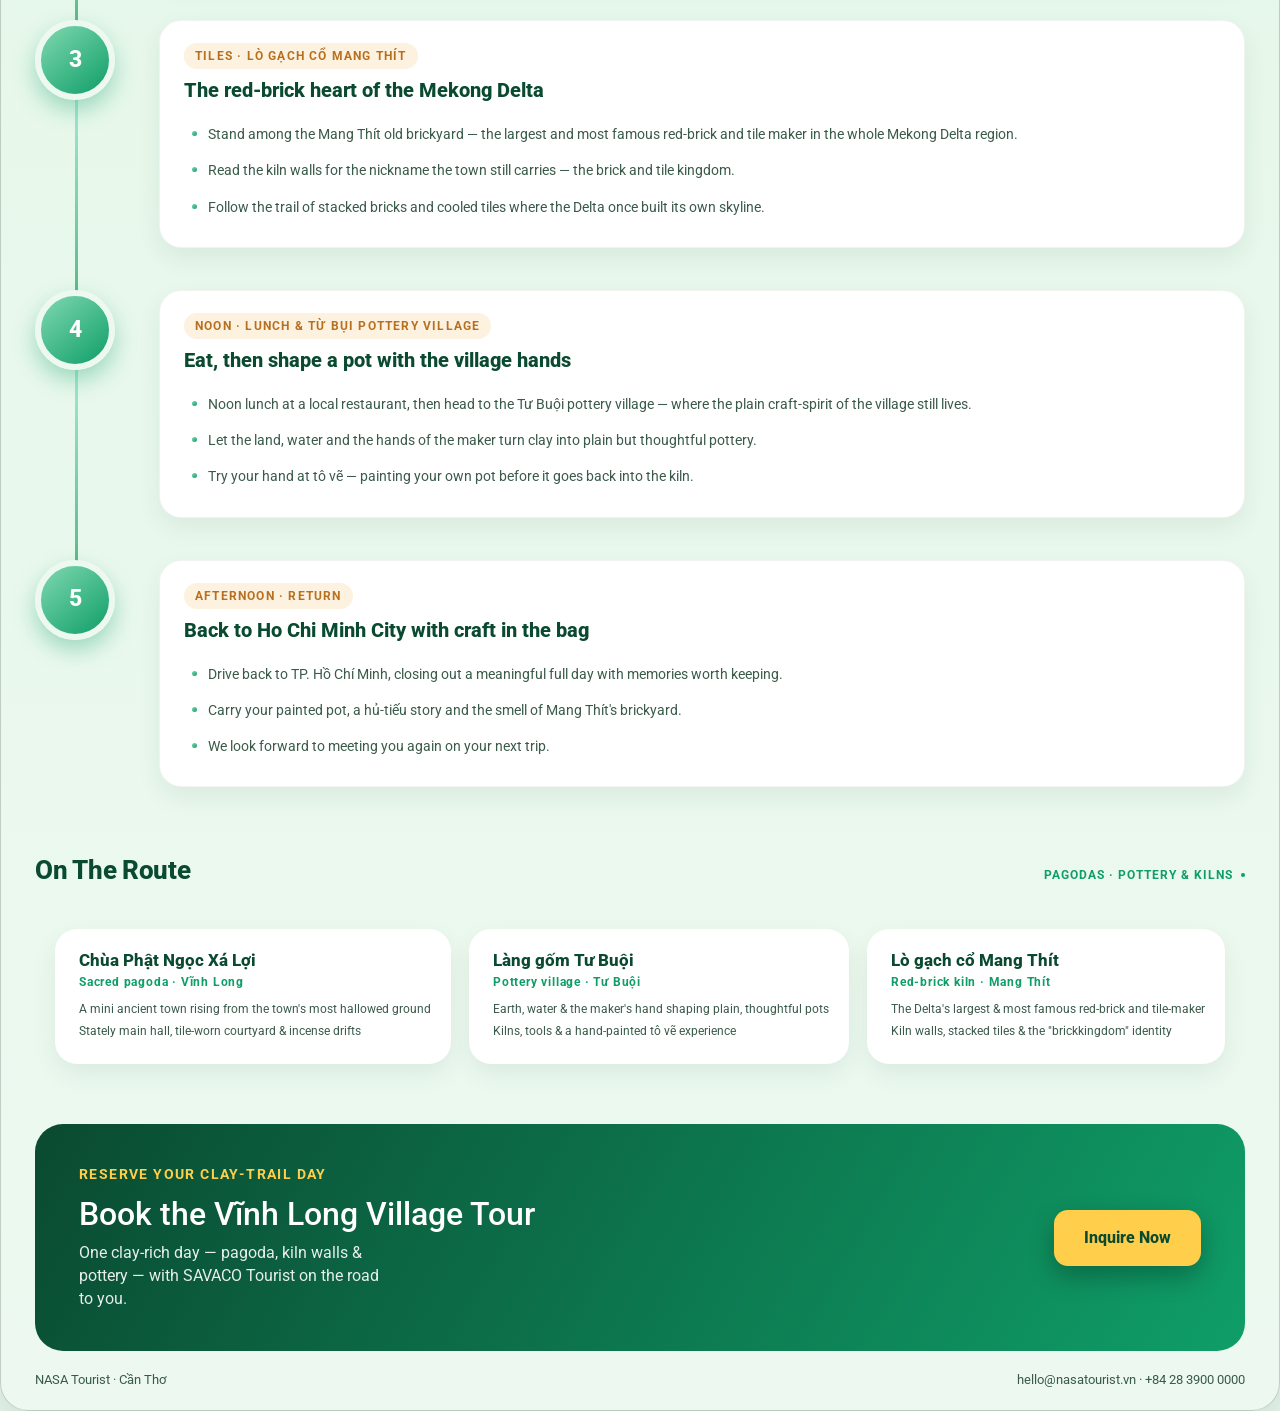
<file: vinhlonglangnghe.html>
<!DOCTYPE html>
<html lang="en">
<head>
  <meta charset="UTF-8">
  <meta name="viewport" content="width=device-width, initial-scale=1">
  <title>Vĩnh Long Heritage Village Tour — NASA Tourist Vietnam</title>
  <meta name="description" content="A full-day craft village tour of Vĩnh Long: Chùa Phật Ngọc Xá Lợi, the Tư Buội pottery village & the Mang Thít red-brick kilns of the Mekong Delta.">
  <meta name="keywords" content="Vinh Long tour, Vĩnh Long, Chùa Phật Ngọc Xá Lợi, Làng gốm Tư Buội, lò gạch Mang Thít, craft village tour">
  <meta name="author" content="NASA Tourist">
  <link rel="canonical" href="https://nasatourist.vn/tour/vinh-long-luong-nghe">
  <meta property="og:type" content="website">
  <meta property="og:locale" content="vi_VN">
  <meta property="og:title" content="Vĩnh Long Heritage Village Tour — NASA Tourist">
  <meta property="og:description" content="A full-day craft-village tour of Vĩnh Long — pagoda, pottery village & red-brick kilns of the Mekong Delta.">
  <meta property="og:site_name" content="NASA Tourist">
  <meta name="twitter:card" content="summary_large_image">
  <meta name="twitter:title" content="Vĩnh Long Heritage Village Tour — NASA Tourist">
  <meta name="twitter:description" content="A pagoda like a mini ancient town, a clay pottery village & the Mang Thít brick-walls — a full-day craft-trail of Vĩnh Long.">
  <link rel="preconnect" href="https://fonts.googleapis.com">
  <link rel="preconnect" href="https://fonts.gstatic.com" crossorigin>
  <link href="https://fonts.googleapis.com/css2?family=Roboto:wght@400;600;700;800&display=swap" rel="stylesheet">
  <link rel="stylesheet" href="https://cdn.jsdelivr.net/npm/bootstrap@5.3.3/dist/css/bootstrap.min.css">
  <link rel="stylesheet" href="css/styles.css">
</head>
<body>
  <main class="card" aria-labelledby="main-heading">

    <!-- ===== Header / Nav ===== -->
    <header class="site-header">
      <div class="brand">
        <svg aria-hidden="true" viewBox="0 0 40 40"><circle cx="20" cy="18" r="10" fill="#ffce4a"/><path d="M20 6c-2 5-2 10 0 14 2-5 2-10 0-14z" fill="#0f9e68"/><path d="M 2 26c4-3 10-4 16-2 5-1 11-.2 16 2-7 3-15 3.6-22 .6" fill="none" stroke="#0f9e68" stroke-width="3" stroke-linecap="round"/></svg>
        <div class="brand-name"> NASA<span class="accent">Tourist</span></div>
      </div>
      <nav aria-label="Primary">
        <ul class="main-nav">
          <li><a href="index.html">Home</a></li>
          <li><a href="index.html#routes">Routes</a></li>
          <li><a href="index.html#destinations">Destinations</a></li>
          <li><a href="index.html#why">Support</a></li>
        </ul>
      </nav>
    </header>

    <!-- ===== Hero ===== -->
    <section class="hero route-teal" aria-labelledby="hero-heading">
      <div class="hero-content">
        <span class="hero-badge">  VĨNH LONG · MÊ KÔNONG DELTA</span>
        <h1 id="hero-heading">Vĩnh Long — The Craft Village Trail</h1>
        <p class="hero-desc">A full-day foray through clay pits, a clay-walled pagoda and red-brick walls where the Mekong's pottery still burns.<a href="#itinerary" rel="noopener"></a></p>
        <a href="#booking" class="btn btn-primary">  Book This Tour</a>
      </div>
      <svg class="hero-art" width="340" height="340" viewBox="0 0 200 200" aria-hidden="true"><g fill="none" stroke="#66e0ff" stroke-width="3"><circle cx="60" cy="80" r="24"/><circle cx="130" cy="60" r="16"/><path d="M40 140c22-2 40 2 56 6 14-6 28-6 40 2-12-4-22-2-30 6-14-10-26-20-40-14z"/><animateTransform attributeName="transform" type="rotate" values="0 100 100; 3 100 100; 0 100 100" dur="7s" repeatCount="indefinite"/></g></svg>
    </section>

    <!-- ===== Detail meta chips ===== -->
    <div class="detail-meta">
      <div class="section-head detail-head">
        <h2 class="section-title"> At A Glance</h2>
        <span class="section-tag">QUICK FACTS<span class="dot"></span></span>
      </div>
      <ul class="meta-list">
        <li class="meta-chip">
          <div class="meta-k">  JOURNEY</div>
          <div class="meta-v">1 day<span class="unit"> · full day</span></div>
        </li>
        <li class="meta-chip">
          <div class="meta-k">  GROUP SIZE</div>
          <div class="meta-v">Up to 20<span class="unit"> · private option</span></div>
        </li>
        <li class="meta-chip">
          <div class="meta-k">  BEST SEASON</div>
          <div class="meta-v">Nov – Apr<span class="unit"> · dry season</span></div>
        </li>
        <li class="meta-chip">
          <div class="meta-k">  FROM</div>
          <div class="meta-v">$55<span class="unit"> / person</span></div>
        </li>
      </ul>
    </div>

    <!-- ===== Overview / diễn giải ===== -->
    <section id="about" aria-labelledby="overview-heading">
      <h2 id="overview-heading" class="section-title">  About This Tour</h2>
      <p class="overview-text">
        Tucked south of the Mekong Delta, Vĩnh Long is a slow corner of clay, canals and fire — where the old
        trade still turns earth into tiles, tiles into pots, and pots into souvenirs passed hand to hand. A whole
        day on the trail winds through three living workshops: a pagoda the size of a living town, a quiet
        pottery village where the clay still remembers the hand that shaped it, and the Mang Thít brickyard
        where the Delta learned to build its own skyline out of red.
      </p>
      <p class="overview-text">
        This tour suits travelers who want craft over distance — enough of a pace to touch the kilns, watch a
        pot take shape and leave with something fired the day before. Drive the morning past Vietnam's finest
        hủ-tiếu, step into Xá Lợi's tile-bright courtyard, pass the pottery village at Tư Buội, and spend your
        noon before the cracked brick-walls of the great lò gạch — before turning back with dust on your shoes and
        pottery in your bag.
      </p>
    </section>

    <!-- ===== Itinerary ===== -->
    <section id="itinerary" class="itinerary" aria-labelledby="day-heading">
      <div class="section-head">
        <h2 id="day-heading" class="section-title">  Day-by-Day Itinerary</h2>
        <span class="section-tag">CLAY, TILES & CANALS<span class="dot"></span></span>
      </div>

      <div class="day">
        <div class="day-node"> 1</div>
        <div class="day-body">
          <div class="day-label">  MORNING · PICK-UP &amp; BREAKFAST</div>
          <h3 class="day-title">Board the SAVACO vehicle — the Vĩnh Long clay trail begins</h3>
          <ul class="day-stops">
            <li>At 06:00, the SAVACO Tourist vehicle and guide meet you at the rendezvous point and set out on the Vĩnh Long one-day tour.</li>
            <li>On the way stop for breakfast — the local favourite, Mỹ Tho hủ tiếu, served at a riverside eatery.</li>
            <li>Arrive on the trail of clay pits and old kilns that once powered the Delta's builders.</li>
          </ul>
        </div>
      </div>

      <div class="day">
        <div class="day-node"> 2</div>
        <div class="day-body">
          <div class="day-label">  PAGODA · CHÙA PHẬT NGỌC XÁ LỢI</div>
          <h3 class="day-title">A pagoda the size of a living ancient town</h3>
          <ul class="day-stops">
            <li>Visit Chùa Phật Ngọc Xá Lợi — likened to a miniature cổ trấn, one of Vĩnh Long's most sacred and stately temples.</li>
            <li>Wander the tile-worn courtyard and the towering main hall where the city still turns to pray.</li>
            <li>Take a slow turn through the incense-scented aisles before the road to the clay country.</li>
          </ul>
        </div>
      </div>

      <div class="day">
        <div class="day-node"> 3</div>
        <div class="day-body">
          <div class="day-label">  TILES · LÒ GẠCH CỔ MANG THÍT</div>
          <h3 class="day-title">The red-brick heart of the Mekong Delta</h3>
          <ul class="day-stops">
            <li>Stand among the Mang Thít old brickyard — the largest and most famous red-brick and tile maker in the whole Mekong Delta region.</li>
            <li>Read the kiln walls for the nickname the town still carries — the brick and tile kingdom.</li>
            <li>Follow the trail of stacked bricks and cooled tiles where the Delta once built its own skyline.</li>
          </ul>
        </div>
      </div>

      <div class="day">
        <div class="day-node"> 4</div>
        <div class="day-body">
          <div class="day-label">  NOON · LUNCH &amp; TỪ BỤI POTTERY VILLAGE</div>
          <h3 class="day-title">Eat, then shape a pot with the village hands</h3>
          <ul class="day-stops">
            <li>Noon lunch at a local restaurant, then head to the Tư Buội pottery village — where the plain craft-spirit of the village still lives.</li>
            <li>Let the land, water and the hands of the maker turn clay into plain but thoughtful pottery.</li>
            <li>Try your hand at tô vẽ — painting your own pot before it goes back into the kiln.</li>
          </ul>
        </div>
      </div>

      <div class="day">
        <div class="day-node"> 5</div>
        <div class="day-body">
          <div class="day-label">  AFTERNOON · RETURN</div>
          <h3 class="day-title">Back to Ho Chi Minh City with craft in the bag</h3>
          <ul class="day-stops">
            <li>Drive back to TP. Hồ Chí Minh, closing out a meaningful full day with memories worth keeping.</li>
            <li>Carry your painted pot, a hủ-tiếu story and the smell of Mang Thít's brickyard.</li>
            <li>We look forward to meeting you again on your next trip.</li>
          </ul>
        </div>
      </div>
    </section>

    <!-- ===== Destination highlights ===== -->
    <section id="destinations" class="destinations-list" aria-labelledby="spot-heading">
      <div class="section-head">
        <h2 id="spot-heading" class="section-title">  On The Route</h2>
        <span class="section-tag">PAGODAS · POTTERY &amp; KILNS<span class="dot"></span></span>
      </div>

      <ul class="destinations-grid">
        <li class="destination">
          <div class="dest-body">
            <h3 class="card-title">  Chùa Phật Ngọc Xá Lợi</h3>
            <p class="card-loc">  Sacred pagoda · Vĩnh Long</p>
            <ul class="card-desc">
              <li>A mini ancient town rising from the town's most hallowed ground</li>
              <li>Stately main hall, tile-worn courtyard &amp; incense drifts</li>
            </ul>
          </div>
        </li>
        <li class="destination">
          <div class="dest-body">
            <h3 class="card-title">  Làng gốm Tư Buội</h3>
            <p class="card-loc">  Pottery village · Tư Buội</p>
            <ul class="card-info">
              <li>Earth, water &amp; the maker's hand shaping plain, thoughtful pots</li>
              <li>Kilns, tools &amp; a hand-painted tô vẽ experience</li>
            </ul>
          </div>
        </li>
        <li class="destination">
          <div class="dest-body">
            <h3 class="card-title">  Lò gạch cổ Mang Thít</h3>
            <p class="card-loc">  Red-brick kiln · Mang Thít</p>
            <ul class="card-info">
              <li>The Delta's largest &amp; most famous red-brick and tile-maker</li>
              <li>Kiln walls, stacked tiles &amp; the "brickkingdom" identity</li>
            </ul>
          </div>
        </li>
      </ul>
    </section>

    <!-- ===== Booking CTA ===== -->
    <section id="booking" class="cta" aria-labelledby="book-heading">
      <div class="cta-text">
        <span class="cta-badge">  RESERVE YOUR CLAY-TRAIL DAY</span>
        <h2 id="book-heading">  Book the Vĩnh Long Village Tour</h2>
        <p class="cta-desc">One clay-rich day — pagoda, kiln walls &amp; pottery — with SAVACO Tourist on the road to you.</p>
      </div>
      <a href="mailto:hello@nasatourist.vn?subject=Book%20V%C6%B0%C6%A1ng%20Long%20Tour" class="cta-btn">  Inquire Now</a>
    </section>

    <!-- ===== Footer ===== -->
    <footer class="site-footer">
      <span>  NASA Tourist · Cần Thơ</span>
      <span>  hello@nasatourist.vn · <a href="tel:+842839000000">+84 28 3900 0000</a></span>
    </footer>

    <script src="https://cdn.jsdelivr.net/npm/jquery@3.7.1/dist/jquery.min.js"></script>
  <script>
    $(function () {
      $('a[href^="#"]').on('click', function (e) {
        var target = this.getAttribute('href');
        if (!target || target === '#' || target.length < 2) return;
        var $target = $(target);
        if ($target.length) {
          e.preventDefault();
          $('html,body').animate({ scrollTop: $target.offset().top - 24 }, 650, 'swing');
        }
      });
    });
  </script>

  </main>
</body>
</html>
</file>
<file: css/styles.css>
/* ============================================================
   NASA Tourist — Vietnam travel landing page
   Design tokens &核心 styles (extracted from inline styles)
   ============================================================ */

/* ---- Design tokens ---- */
:root {
  --green-900: #0a4a31;
  --green-700: #0f9e68;
  --green-soft: #3a5a4a;
  --gold: #ffce4a;
  --gold-text: #ffdf8f;
  --cyan: #66e0ff;
  --pill-bg: #e6f6ea;
  --shadow-dark: rgba(9, 60, 38, 0.18);
  --shadow-soft: rgba(9, 60, 38, 0.06);
  --shadow-item: rgba(9, 60, 38, 0.07);
}

/* ---- Minimal box-sizing reset ---- */
*, *::before, *::after { box-sizing: border-box; }

/* ---- Typography & page ---- */
html { -webkit-text-size-adjust: 100%; }

body {
  margin: 0;
  font-family: 'Roboto', 'Segoe UI', system-ui, sans-serif;
  color: var(--green-900);
  background: #edf9f0;
  line-height: 1.5;
}

a { text-decoration: none; color: inherit; }
img, svg { display: block; max-width: 100%; }
ul { margin: 0; padding: 0; list-style: none; }

/* ---- Accent color variants used per route card ---- */
.route-teal   { --accent: #0f9e68; }
.route-orange { --accent: #b8701f; }
.route-rose   { --accent: #a3345f; }
.route-blue   { --accent: #1f6f9c; }
.route-pine   { --accent: #247352; }

/* ---- Focus visibility (keyboard / screen-reader) ---- */
a:focus-visible, button:focus-visible { outline: 2px solid var(--green-700); outline-offset: 2px; }

/* ============================================================
   Layout shell
   ============================================================ */
.wrapper {
  width: 960px;
  max-width: 100%;
  margin: 0 auto;
  padding: 0 20px;
}

.card {
  width: 100%;
  min-height: 100vh;
  border-radius: 28px;
  background: linear-gradient(180deg, #dff6e5 0%, #edf9f0 100%);
  padding: 28px 34px 20px;
  position: relative;
  box-shadow: 0 20px 60px var(--shadow-dark);
}

/* ============================================================
   Header & brand
   ============================================================ */
.site-header {
  display: flex;
  align-items: center;
  justify-content: space-between;
  margin-bottom: 26px;
}

.brand {
  display: flex;
  align-items: center;
  gap: 12px;
}
.brand svg { width: 40px; height: 40px; }
.brand-name { font-size: 24px; font-weight: 800; letter-spacing: .3px; color: var(--green-900); }
.brand-name .accent { color: var(--green-700); }

.main-nav { display: flex; gap: 26px; }
.main-nav a {
  font-size: 14px;
  font-weight: 600;
  color: var(--green-900);
  padding: 4px 2px;
}
.main-nav a:hover { color: var(--green-700); }

/* ============================================================
   Hero
   ============================================================ */
.hero {
  display: flex;
  align-items: center;
  justify-content: space-between;
  background: linear-gradient(120deg, #0f9e68 0%, #0a4a31 100%);
  border-radius: 26px;
  padding: 38px 40px;
  color: #fff;
  position: relative;
  overflow: hidden;
  margin-bottom: 28px;
}
.hero-content { position: relative; z-index: 2; }

.hero-badge {
  display: inline-block;
  background: rgba(255, 206, 74, 0.18);
  border: 1.5px solid rgba(255, 206, 74, 0.55);
  color: var(--gold-text);
  padding: 8px 16px;
  border-radius: 999px;
  font-size: 12.5px;
  font-weight: 700;
  letter-spacing: 1.4px;
  margin-bottom: 18px;
}
.hero-title { margin: 0; font-size: 46px; line-height: 1.02; font-weight: 800; letter-spacing: -.5px; }
.hero-desc { margin: 16px 0 0; max-width: 310px; font-size: 16.5px; line-height: 1.55; opacity: .92; }

.btn-row { display: flex; gap: 14px; margin-top: 28px; }
.btn {
  padding: 13px 24px;
  border-radius: 12px;
  font-weight: 800;
  font-size: 15px;
  display: inline-block;
  text-decoration: none;
}
.btn-primary { background: var(--gold); color: var(--green-900); box-shadow: 0 8px 20px rgba(0, 0, 0, 0.25); }
.btn-secondary { padding: 13px 24px; border: 1.5px solid #a6f0c0; border-radius: 12px; font-weight: 700; font-size: 15px; color: #a6f0c0; background: transparent; }
.btn-row .btn { flex: 1 1 auto; }

/* ============================================================
   Stat strip
   ============================================================ */
  .stats { display: grid; grid-template-columns: repeat(3, 1fr); gap: 18px; margin-top: 34px; justify-content: center; }
.stat {
  background: #fff;
  border-radius: 20px;
  padding: 26px 22px;
  display: flex;
  align-items: center;
  gap: 16px;
  box-shadow: 0 6px 18px var(--shadow-soft);
}
.stat-icon { width: 52px; height: 52px; flex-shrink: 0; }
.stat-label { font-size: 11px; text-transform: uppercase; letter-spacing: 1px; color: var(--green-700); font-weight: 700; }
.stat-value { font-size: 22px; font-weight: 800; color: var(--green-900); }

/* ============================================================
   Route tours
   ============================================================ */
.section-head {
  display: flex;
  align-items: center;
  justify-content: space-between;
  margin-bottom: 18px;
  margin-top: 34px;
}
.section-title { font-size: 26px; font-weight: 800; color: var(--green-900); letter-spacing: -.3px; }
.section-tag { font-size: 12px; color: var(--green-700); font-weight: 700; letter-spacing: 1px; display: inline-flex; align-items: center; gap: 8px; }
.section-tag .dot { width: 4px; height: 4px; border-radius: 50%; background: var(--green-700); display: inline-block; }

.routes-list { display: flex; flex-direction: column; gap: 16px; }

.route {
  background: #fff;
  border-radius: 22px;
  box-shadow: 0 8px 22px var(--shadow-item);
  border-left: 5px solid var(--accent);
  overflow: hidden;
  display: flex;
  align-items: flex-start;
  gap: 18px;
  padding: 18px 20px;
}
.route-icon {
  width: 58px;
  height: 58px;
  border-radius: 14px;
  background: var(--t);
  display: grid;
  place-items: center;
  box-shadow: inset 0 2px 8px rgba(9, 60, 38, 0.15);
  flex-shrink: 0;
}
.route-body { flex: 1; }
.route-badge { font-size: 11.5px; font-weight: 700; letter-spacing: 1px; color: var(--accent); }
.route-title { font-size: 19px; font-weight: 800; color: var(--green-900); margin-bottom: 5px; line-height: 1.1; }
.route-desc { font-size: 13.5px; line-height: 1.5; color: var(--green-soft); }
.route-tags { display: flex; gap: 10px; margin-top: 12px; flex-wrap: wrap; }
.route-tag { font-size: 11.5px; font-weight: 800; color: var(--green-900); background: var(--pill-bg); padding: 4px 11px; border-radius: 999px; }
.route-tag.type { background: #e3efe7; }
.route-price { font-size: 12.5px; font-weight: 800; color: var(--accent); margin-left: auto; }

/* per-route gradient + type-pill tint overrides */
.route-teal   { --t: linear-gradient(160deg, #7fd8b0, #38c98a); } .route-teal   .route-tag.type { background: #e6f6ea; }
.route-orange { --t: linear-gradient(160deg, #ffd479, #f4a13a); } .route-orange .route-tag.type { background: #faf1e0; }
.route-rose   { --t: linear-gradient(160deg, #f78fb3, #d14b86); } .route-rose   .route-tag.type { background: #faeef1; }
.route-blue   { --t: linear-gradient(160deg, #7fd8ff, #2e9fd6); } .route-blue   .route-tag.type { background: #e5f1f8; }

/* ============================================================
   Destination highlights
   ============================================================ */
.destinations-list { display: flex; flex-direction: column; gap: 16px; margin-top: 34px; margin-bottom: 26px; }
.destinations-grid { display: flex; justify-content: center; flex-wrap: wrap; gap: 18px; }
.destination {
  background: #fff;
  border-radius: 22px;
  display: block;
  padding: 22px 20px 20px 24px;
  box-shadow: 0 10px 24px var(--shadow-item);
  overflow: hidden;
}
.dest-body { min-width: 0; }
.card-title { font-size: 17px; font-weight: 800; color: var(--green-900); margin-bottom: 4px; line-height: 1.15; }
.card-loc { font-size: 11.5px; font-weight: 700; color: var(--green-700); letter-spacing: .8px; margin-bottom: 9px; }
.card-desc, .card-info { font-size: 12px; color: var(--green-soft); line-height: 1.5; }
.card-desc li, .card-info li { margin-bottom: 4px; }


/* ============================================================
   Why NASA — feature grid
   ============================================================ */
.feature-icon { width: 46px; height: 46px; margin-bottom: 14px; }
.feature-title { font-size: 16px; font-weight: 800; color: var(--green-900); margin-bottom: 6px; }
.feature-desc { font-size: 13px; color: var(--green-soft); line-height: 1.5; }
.features-grid { display: grid; grid-template-columns: repeat(4, 1fr); gap: 18px; margin-top: 34px; }
.feature {
  background: #fff;
  border-radius: 22px;
  padding: 26px 20px;
  box-shadow: 0 8px 20px var(--shadow-soft);
}
/* ============================================================
   Day-by-day itinerary — timeline horizon
   ============================================================ */
.itinerary { margin-top: 34px; }
.day {
  position: relative;
  display: grid;
  grid-template-columns: 98px minmax(0, 1fr);
  gap: 26px;
  align-items: flex-start;
  padding-bottom: 42px;
}
.day + .day::before {
  content: "";
  position: absolute;
  left: 40px;
  top: 74px;
  bottom: -42px;
  width: 3px;
  border-radius: 3px;
  background: linear-gradient(180deg, #a4ecd6, #4fae7d);
}
.day:last-child { padding-bottom: 0; }
.day:last-child::before { display: none; }

.day-node {
  width: 80px;
  height: 80px;
  border-radius: 50%;
  background: linear-gradient(140deg, #7fd8b0, #0f9e68);
  color: #fff;
  display: grid;
  place-items: center;
  font-size: 23px;
  font-weight: 800;
  box-shadow: 0 10px 22px rgba(15, 158, 104, 0.35);
  border: 6px solid #edf9f0;
  z-index: 2;
}
.day-body {
  background: #fff;
  border-radius: 22px;
  padding: 22px 24px;
  box-shadow: 0 10px 24px var(--shadow-item);
  border: 1px solid var(--shadow-soft);
}
.day-label {
  font-size: 12px;
  font-weight: 700;
  letter-spacing: 1.2px;
  color: #b8701f;
  display: inline-block;
  padding: 4px 11px;
  border-radius: 999px;
  background: #fdf1e0;
  margin-bottom: 8px;
}
.day-title { margin: 2px 0 14px; font-size: 20px; font-weight: 800; color: var(--green-900); line-height: 1.15; }
.day-stops { margin: 0; padding: 0; }
.day-stops li {
  position: relative;
  padding: 8px 0 8px 24px;
  font-size: 13.5px;
  line-height: 1.5;
  color: var(--green-soft);
}

@media (max-width: 720px) {
  .day {
    grid-template-columns: 62px minmax(0, 1fr);
    gap: 12px;
    align-items: flex-start;
  }
  .day + .day::before { left: 26px; }
  .day-node {
    width: 50px;
    height: 50px;
    font-size: 18px;
    border-width: 3px;
  }
  .day-stops { padding-left: 42px; }
}

.day-stops li::before {
  content: "";
  position: absolute;
  left: 6px;
  top: 13px;
  width: 9px;
  height: 9px;
  border-radius: 50%;
  background: linear-gradient(140deg, #7fd8b0, #0f9e68);
  border: 2px solid #fff;
}

/* ============================================================
   Why NASA — feature grid
   ============================================================ */

/* ============================================================
   CTA banner
   ============================================================ */
.cta {
  margin-top: 34px;
  background: linear-gradient(120deg, #0a4a31 0%, #0f9e68 100%);
  border-radius: 28px;
  padding: 40px 44px;
  color: #fff;
  display: flex;
  align-items: center;
  justify-content: space-between;
}
.cta-text { position: relative; z-index: 2; }
.cta-badge { font-size: 14px; font-weight: 700; letter-spacing: 1.4px; color: var(--gold); margin-bottom: 10px; display: block; }
.cta-title { margin: 0 0 10px; font-size: 32px; font-weight: 800; letter-spacing: -.3px; }
.cta-desc { margin: 0; opacity: .9; font-size: 15.5px; max-width: 300px; }
.cta-btn {
  background: var(--gold);
  color: var(--green-900);
  padding: 16px 30px;
  border-radius: 14px;
  font-weight: 800;
  font-size: 16px;
  box-shadow: 0 10px 26px rgba(0, 0, 0, 0.28);
  display: inline-block;
  z-index: 2;
  text-decoration: none;
}

/* ============================================================
   Footer
   ============================================================ */
.site-footer {
  margin-top: 20px;
  display: flex;
  align-items: center;
  justify-content: space-between;
  font-size: 12.5px;
  color: var(--green-soft);
}

/* ============================================================
   Responsive — tablet & mobile
   ============================================================ */
@media (max-width: 900px) {
  .card { padding: 24px 20px; }
  .wrapper { padding: 0 16px; }
  .hero { padding: 34px 28px; }
  .btn-row { flex-wrap: wrap; }
  .btn-row .btn { flex: 1 1 44%; }
  .hero-title { font-size: 38px; }
}

@media (max-width: 720px) {
  .main-nav { gap: 16px; }
  .stats { display: flex; flex-direction: column; gap: 18px; }
  .stat-text { width: 100%; }
  .stat { grid-template-columns: none; flex-direction: row; align-items: center; text-align: center; gap: 14px; padding: 32px 18px; }
  .stat-icon { width: 72px; height: 72px; }
  .features-grid,
  .destinations-grid { grid-template-columns: repeat(2, 1fr); }
  .section-head { flex-direction: column; gap: 8px; align-items: flex-start; }
  .site-header { flex-wrap: wrap; gap: 12px; }

  .site-footer { flex-direction: column; gap: 6px; text-align: center; }
  .cta { flex-direction: column; text-align: center; gap: 20px; }
  .cta-title { font-size: 26px; }
  .cta-title { font-size: 26px; }
}

@media (max-width: 900px) {
  .meta-list { grid-template-columns: repeat(2, 1fr); }
}

/* ============================================================
   At a glance — meta chips
   ============================================================ */
.detail-meta { margin-bottom: 34px; }
.detail-head { align-items: flex-start; }
.meta-list {
  display: grid;
  grid-template-columns: repeat(4, 1fr);
  gap: 14px;
  list-style: none;
}
.meta-chip {
  background: #fff;
  border-radius: 20px;
  border: 1px solid var(--shadow-soft);
  box-shadow: 0 6px 16px var(--shadow-item);
  padding: 16px 18px 14px;
  display: flex;
  flex-direction: column;
  gap: 8px;
}
.meta-k {
  font-size: 11px;
  font-weight: 700;
  letter-spacing: 1.3px;
  color: var(--green-700);
}
.meta-v {
  font-size: 17px;
  font-weight: 800;
  color: var(--green-900);
  line-height: 1.15;
}
.meta-v .unit {
  font-size: 11.5px;
  font-weight: 600;
  color: var(--green-soft);
}
@media (max-width: 720px) {
  .section-head { flex-direction: column; gap: 8px; align-items: flex-start; }
  .cta { flex-direction: column; text-align: center; gap: 20px; }
  .meta-list { grid-template-columns: repeat(2, 1fr); }
}

}
</file>
